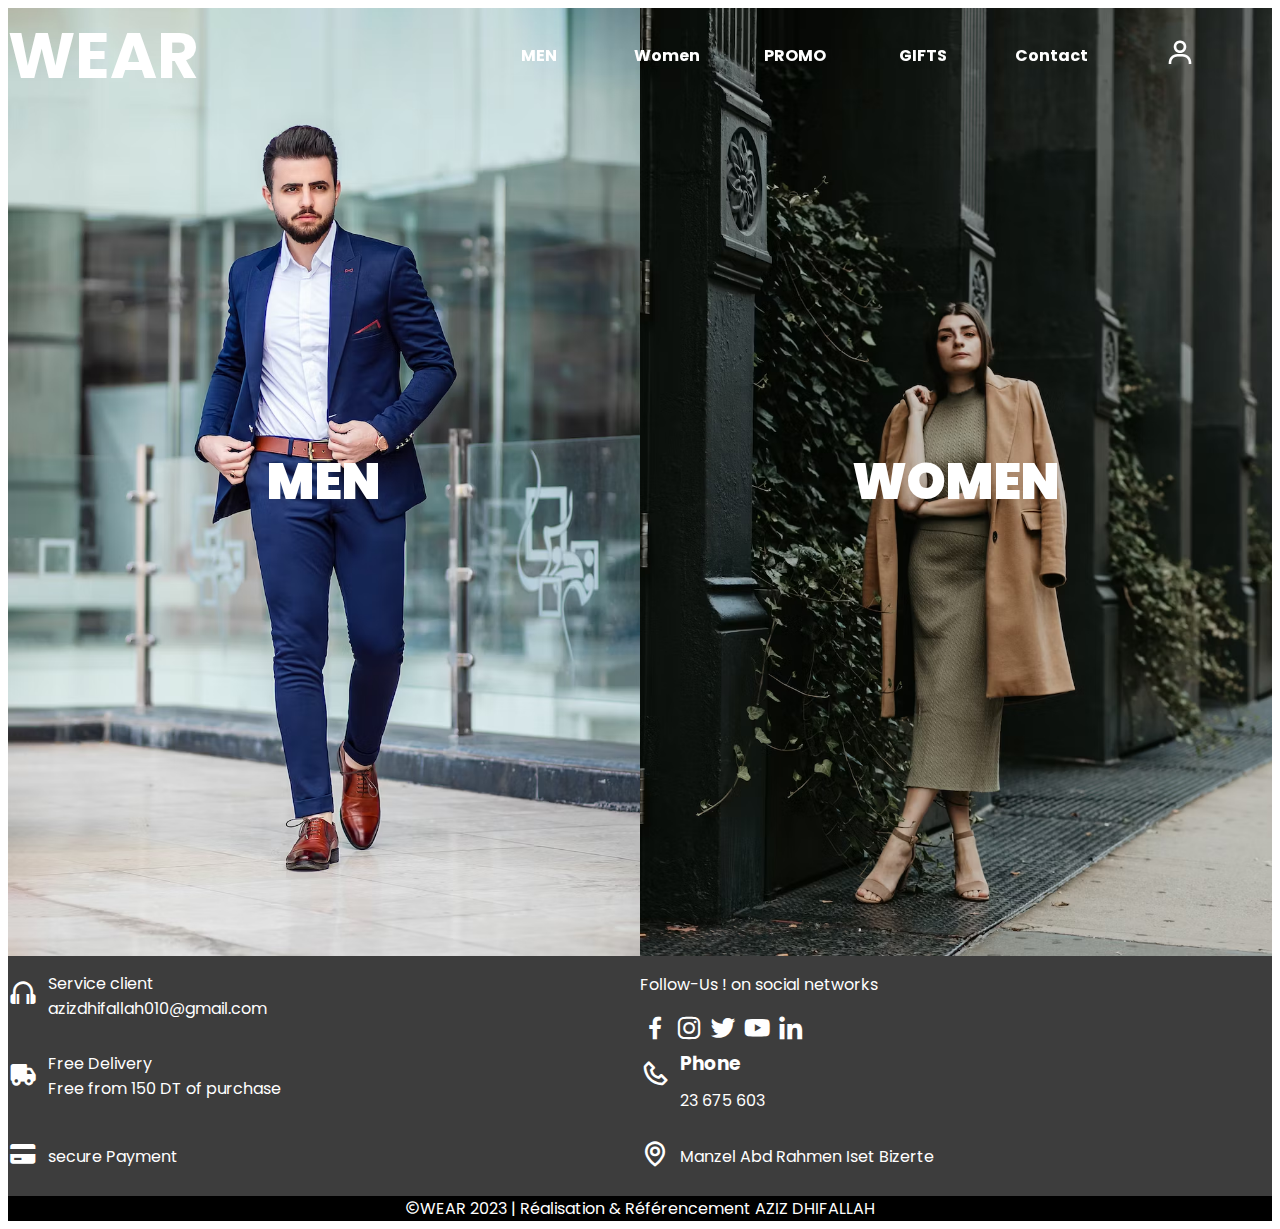
<file: index.html>
<!DOCTYPE html>
<html lang="en">
<head>
    <meta charset="UTF-8">
    <meta name="viewport" content="width=device-width, initial-scale=1.0">
    <title>WEAR_home</title>
    <link rel="stylesheet" href="index.css">
    <link rel="preconnect" href="https://fonts.googleapis.com">
    <link rel="preconnect" href="https://fonts.gstatic.com" crossorigin>
    <link href="https://fonts.googleapis.com/css2?family=Montserrat:wght@600&family=Poppins:wght@300;400;500;700&family=Roboto:wght@100;400;500;700&display=swap" rel="stylesheet">
    <link href='https://unpkg.com/boxicons@2.1.4/css/boxicons.min.css' rel='stylesheet'>


</head>
<body>
    <header>
        <nav>
            <div class="website-name">
                <a href="index.html">WEAR</a>
            </div>
            <div class="nav-links">

                <div class="dropdown">
                    <a href="Men/Men.html">MEN</a>
                    <div class="dropdown-content">
                        <a href="Men/Men-Pants.html">Pants</a>
                        <a href="Men/Men_t-shirt.html">T-shirt</a>
                        <a href="Men/Men_Shoes.html">Shoes</a>
                        <a href="Men/Men-Shirt.html">Shirt</a>
                        <a href="Men/Men-Shorts.html">Shorts</a>
                        <a href="Men/Men-Suit.html">Suit</a>
                    </div>
                </div>
                <div class="dropdown">
                    <a href="Women/Women.html">Women</a>
                    <div class="dropdown-content">
                        <a href="Women/women_pants.html">Pants</a>
                        <a href="Women/women_T-shirt.html">T-shirt</a>
                        <a href="Women/women_shoes.html">Shoes</a>
                        <a href="/Women/women-dresses.html">Dresses</a>
                        <a href="/Women/women-shorts.html">Shorts</a>
                        <a href="/Women/women-skirts.html">Skirts</a>
                    </div>
                </div>
                
                <a href="promo.html">PROMO</a>
                <a href="gifts.html">GIFTS</a>
                <a href="contact.html">Contact</a>
                <a href="log-in.html"><i  class="bx bx-user"></i></a>
            </div>
        </nav>
    </header>
    <article>
        <div class="men-div">
            <img src="images/photo-1617137968427-85924c800a22.avif" alt="">
            <a href="Men/Men.html">MEN</a>
        </div>
        <div class="women-div">
            <img src="images/photo-1618244972963-dbee1a7edc95.avif" alt="">
            <a href="Women/Women.html">WOMEN</a>
        </div>
    </article>
    <footer>
        <div class="foot-item1">
            <div class="foot-div1">
                <div class="foot-div1-items">
                    <div>
                        <i class='bx bx-headphone' style='color:white;'  ></i>
                    </div>
                    <div>
                        <a href="">Service client</a>
                        <a href="mailto:azizdhifallah010@gmail.com">azizdhifallah010@gmail.com</a>
                    </div>
                </div>
                <div class="foot-div1-items">
                    <div>
                        <i class='bx bxs-truck' style='color: white;'  ></i>
                    </div>
                    <div>
                        <a href="">Free Delivery</a>
                        <br>
                        <a href="">Free from 150 DT of purchase</a>
                    </div>
                </div>
                <div class="foot-div1-items">
                    <div>
                        <i class='bx bxs-credit-card' style='color: white;' ></i>
                    </div>
                    <div>
                        <a href="">secure Payment</a>
                    </div>
                </div>
            </div>

            <div class="foot-div2">
                <div class="foot-div2-items-SM" >
                    <div>
                        <p style="color: white;">Follow-Us ! on social networks</p>
                    </div>
                    <div>
                        <i class='bx bxl-facebook' style='color: white;' ></i>
                        <i class='bx bxl-instagram' style='color: white;' ></i>
                        <i class='bx bxl-twitter' style='color: white;' ></i>
                        <i class='bx bxl-youtube' style='color: white;' ></i>
                        <i class='bx bxl-linkedin' style='color: white;' ></i>
                    </div>
                </div>
                <div class="foot-div2-items">
                    <div>
                        <i class='bx bx-phone' style='color: white;'  ></i>
                    </div>
                    <div>
                        <h3 style="font-family: Poppins;color: white; margin: 10px 0;">Phone</h3>
                        <p style="color: white; margin: 0%;">23 675 603</p>
                    </div>
                </div>       
                <div class="foot-div2-items">
                    <div>
                        <i class='bx bx-map' style='color: white;' ></i>
                    </div>
                    <div>
                        <p  style="color: white;">Manzel Abd Rahmen Iset Bizerte</p>
                    </div>
                </div>     
            </div>
        <div>

       
    </footer>
    <div class="copyright">
        <div >
            <p style="color: white; margin: 0%;"><i style="font-size:15px;" class='bx bx-copyright' style='color: white' ></i>WEAR 2023 | Réalisation & Référencement AZIZ DHIFALLAH</p>
        </div>
    </div>
    
</body>
</html>
</file>
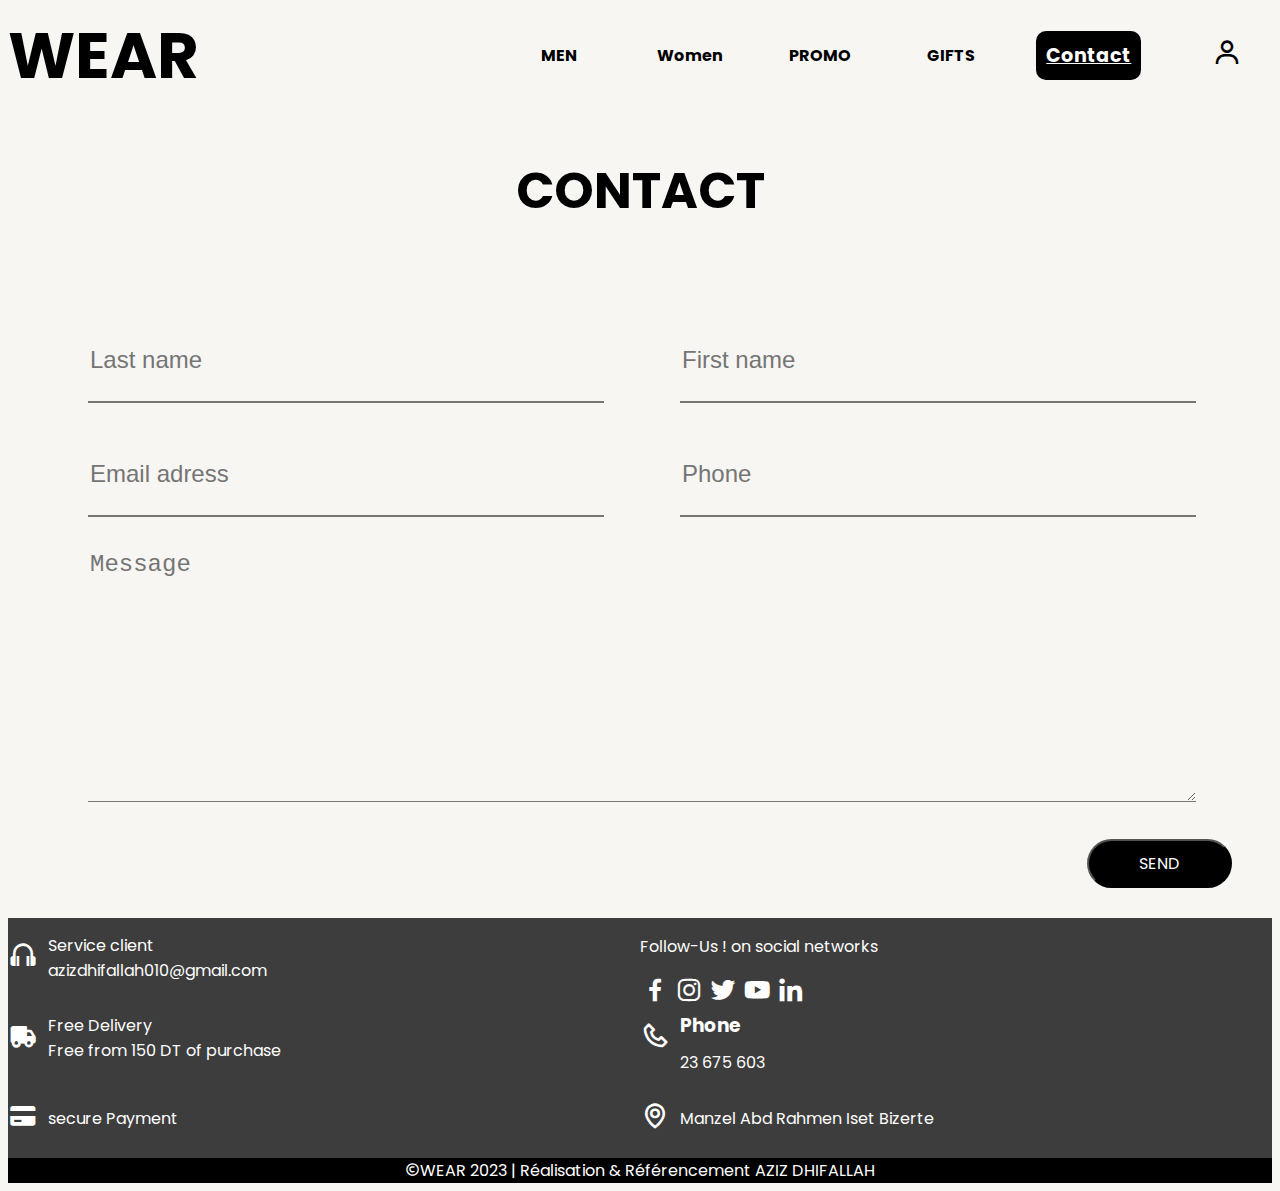
<file: contact.html>
<!DOCTYPE html>
<html lang="en">
<head>
    <meta charset="UTF-8">
    <meta name="viewport" content="width=device-width, initial-scale=1.0">
    <title>Contact</title>
    <link rel="stylesheet" href="contact.css">
    <link rel="preconnect" href="https://fonts.googleapis.com">
    <link rel="preconnect" href="https://fonts.gstatic.com" crossorigin>
    <link href="https://fonts.googleapis.com/css2?family=Montserrat:wght@600&family=Poppins:wght@300;400;500;700&family=Roboto:wght@100;400;500;700&display=swap" rel="stylesheet">
    <link href='https://unpkg.com/boxicons@2.1.4/css/boxicons.min.css' rel='stylesheet'>


</head>
<body>
    <header>
        <nav>
            <a class="website-name" href="/index.html">WEAR</a>
            <div class="nav-links">

                <div class="dropdown">
                    <a href="Men/Men.html">MEN</a>
                    <div class="dropdown-content">
                        <a href="Men/Men-Pants.html">Pants</a>
                        <a href="Men/Men_t-shirt.html">T-shirt</a>
                        <a href="Men/Men_Shoes.html">Shoes</a>
                        <a href="Men/Men-Shirt.html">Shirt</a>
                        <a href="Men/Men-Shorts.html">Shorts</a>
                        <a href="Men/Men-Suit.html">Suit</a>
                    </div>
                </div>
                <div class="dropdown">
                    <a href="Women/Women.html">Women</a>
                    <div class="dropdown-content">
                        <a href="Women/women_pants.html">Pants</a>
                        <a href="Women/women_T-shirt.html">T-shirt</a>
                        <a href="Women/women_shoes.html">Shoes</a>
                        <a href="/Women/women-dresses.html">Dresses</a>
                        <a href="/Women/women-shorts.html">Shorts</a>
                        <a href="/Women/women-skirts.html">Skirts</a>
                    </div>
                </div>
                
                <a href="promo.html">PROMO</a>
                <a href="gifts.html">GIFTS</a>
                <a class="contact-link" href="contact.html">Contact</a>
                <a href="log-in.html"><i class='bx bx-user'></i></a>
            </div>
        </nav>
    </header>

    <article>
        <div class="header">
            <h1>CONTACT</h1>
        </div>
        <div class="formulaire">
            <form action="">
                <div class="item1">
                    <div>
                        <input type="text" placeholder="Last name">
                    </div>
                    <div>
                        <input type="text" placeholder="First name">
                    </div>
                    <div>
                        <input type="email" placeholder="Email adress">
                    </div>
                    <div>
                        <input type="tel" placeholder="Phone" >
                    </div>
                </div>
                <div class="item2">
                    <textarea type="text" placeholder="Message"></textarea>
                </div>
            </form>
            <button data-hover=">>">SEND</button>
        </div>
    </article>
<footer>
        <div class="foot-item1">
            <div class="foot-div1">
                <div class="foot-div1-items">
                    <div>
                        <i class='bx bx-headphone' style='color:white;'  ></i>
                    </div>
                    <div>
                        <a href="">Service client</a>
                        <a href="mailto:azizdhifallah010@gmail.com">azizdhifallah010@gmail.com</a>
                    </div>
                </div>
                <div class="foot-div1-items">
                    <div>
                        <i class='bx bxs-truck' style='color: white;'  ></i>
                    </div>
                    <div>
                        <a href="">Free Delivery</a>
                        <br>
                        <a href="">Free from 150 DT of purchase</a>
                    </div>
                </div>
                <div class="foot-div1-items">
                    <div>
                        <i class='bx bxs-credit-card' style='color: white;' ></i>
                    </div>
                    <div>
                        <a href="">secure Payment</a>
                    </div>
                </div>
            </div>

            <div class="foot-div2">
                <div class="foot-div2-items-SM" >
                    <div>
                        <p style="color: white;">Follow-Us ! on social networks</p>
                    </div>
                    <div>
                        <i class='bx bxl-facebook' style='color: white;' ></i>
                        <i class='bx bxl-instagram' style='color: white;' ></i>
                        <i class='bx bxl-twitter' style='color: white;' ></i>
                        <i class='bx bxl-youtube' style='color: white;' ></i>
                        <i class='bx bxl-linkedin' style='color: white;' ></i>
                    </div>
                </div>
                <div class="foot-div2-items">
                    <div>
                        <i class='bx bx-phone' style='color: white;'  ></i>
                    </div>
                    <div>
                        <h3 style="font-family: Poppins;color: white; margin: 10px 0;">Phone</h3>
                        <p style="color: white; margin: 0%;">23 675 603</p>
                    </div>
                </div>       
                <div class="foot-div2-items">
                    <div>
                        <i class='bx bx-map' style='color: white;' ></i>
                    </div>
                    <div>
                        <p  style="color: white;">Manzel Abd Rahmen Iset Bizerte</p>
                    </div>
                </div>     
            </div>
        <div>

       
    </footer>
    <div class="copyright">
        <div >
            <p style="color: white; margin: 0%;"><i style="font-size: 15px;" class='bx bx-copyright' style='color: white' ></i>WEAR 2023 | Réalisation & Référencement AZIZ DHIFALLAH</p>
        </div>
    </div>

    
</body>
</html>
</file>
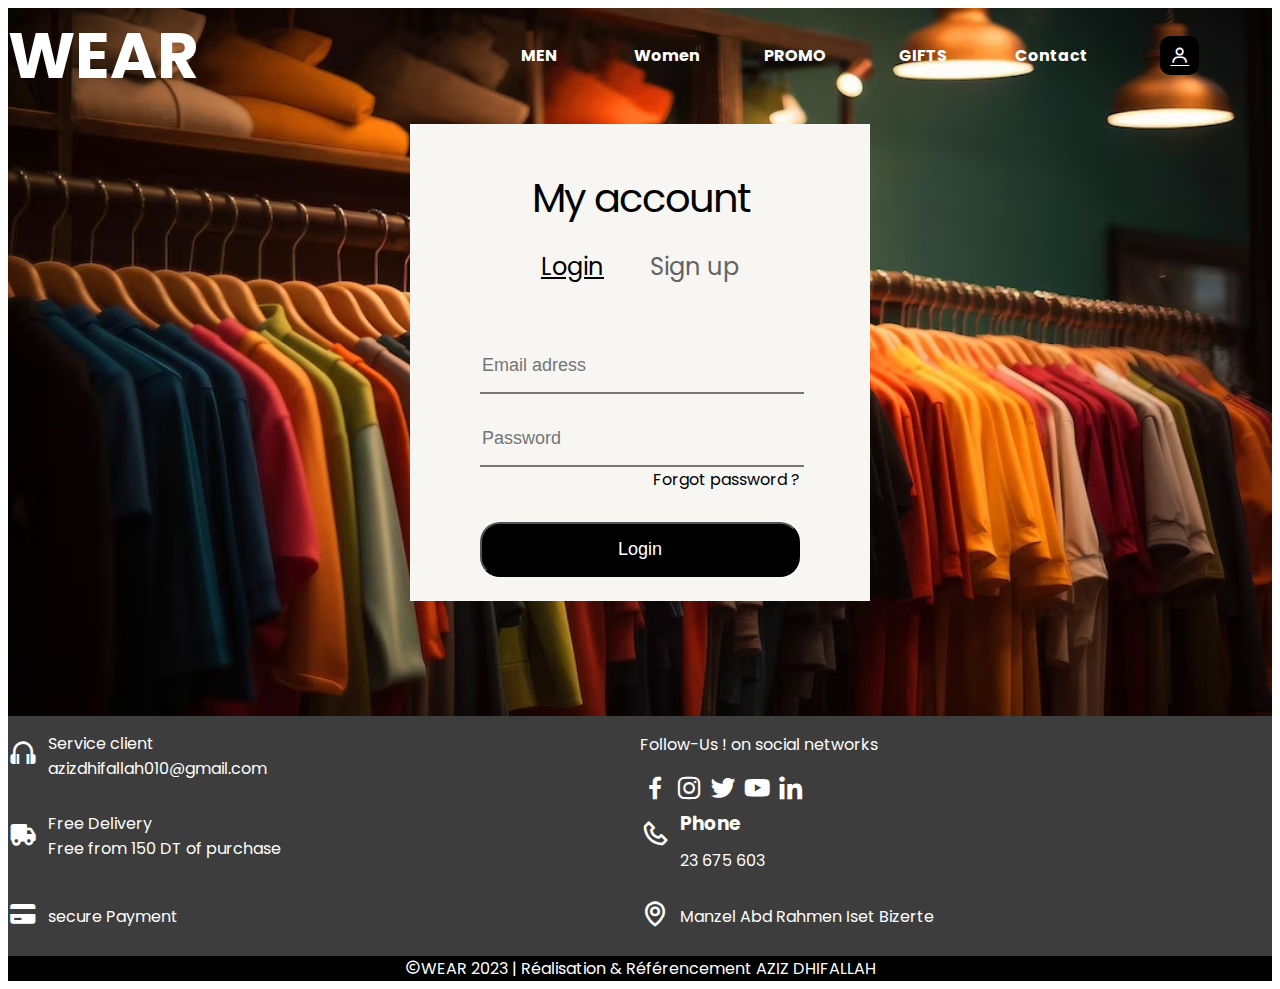
<file: log-in.html>
<!DOCTYPE html>
<html lang="en">
<head>
    <meta charset="UTF-8">
    <meta name="viewport" content="width=device-width, initial-scale=1.0">
    <title>log-in</title>
    <link rel="stylesheet" href="log-in.css">
    <link rel="preconnect" href="https://fonts.googleapis.com">
    <link rel="preconnect" href="https://fonts.gstatic.com" crossorigin>
    <link href="https://fonts.googleapis.com/css2?family=Montserrat:wght@600&family=Poppins:wght@300;400;500;700&family=Roboto:wght@100;400;500;700&display=swap" rel="stylesheet">
    <link href='https://unpkg.com/boxicons@2.1.4/css/boxicons.min.css' rel='stylesheet'>


</head>
<body>
    <header>
        <nav>
            <a class="website-name" href="/index.html">WEAR</a>
            <div class="nav-links">

                <div class="dropdown">
                    <a href="Men/Men.html">MEN</a>
                    <div class="dropdown-content">
                        
                    </div>
                </div>
                <div class="dropdown">
                    <a href="Women/Women.html">Women</a>
                    <div class="dropdown-content">
                        
                    </div>
                </div>
                
                <a href="promo.html">PROMO</a>
                <a href="gifts.html">GIFTS</a>
                <a href="contact.html">Contact</a>
                <a href="log-in.html"><i style="font-size: 30px;background-color: black;color: white; padding: 10px; font-size: 120%;border-radius: 10px; text-decoration: underline;" class='bx bx-user'></i></a>
            </div>
        </nav>
    </header>
    <article>
        <img src="images/log-in-img.avif" alt="">
        <div class="log-in">
            <h1>My account</h1>
            <nav>
                <a href="log-in.html" style="text-decoration: underline;">Login</a>
                <a href="sign-up.html" style="color: rgb(98, 98, 98);">Sign up</a>
            </nav>
            <form action="">
                <input type="email" placeholder="Email adress">
                <input type="password" placeholder="Password">
                <a href="">Forgot password ?</a>
                <button>Login</button>
            </form>   
        </div>
    </article>
    <footer>
        <div class="foot-item1">
            <div class="foot-div1">
                <div class="foot-div1-items">
                    <div>
                        <i class='bx bx-headphone' style='color:white;font-size: 30px;'  ></i>
                    </div>
                    <div>
                        <a href="">Service client</a>
                        <a href="mailto:azizdhifallah010@gmail.com">azizdhifallah010@gmail.com</a>
                    </div>
                </div>
                <div class="foot-div1-items">
                    <div>
                        <i class='bx bxs-truck' style='color: white;font-size: 30px;'  ></i>
                    </div>
                    <div>
                        <a href="">Free Delivery</a>
                        <br>
                        <a href="">Free from 150 DT of purchase</a>
                    </div>
                </div>
                <div class="foot-div1-items">
                    <div>
                        <i class='bx bxs-credit-card' style='color: white;font-size: 30px;' ></i>
                    </div>
                    <div>
                        <a href="">secure Payment</a>
                    </div>
                </div>
            </div>

            <div class="foot-div2">
                <div class="foot-div2-items-SM" >
                    <div>
                        <p style="color: white;">Follow-Us ! on social networks</p>
                    </div>
                    <div>
                        <i class='bx bxl-facebook' style='color: white;font-size: 30px;' ></i>
                        <i class='bx bxl-instagram' style='color: white;font-size: 30px;' ></i>
                        <i class='bx bxl-twitter' style='color: white;font-size: 30px;' ></i>
                        <i class='bx bxl-youtube' style='color: white;font-size: 30px;' ></i>
                        <i class='bx bxl-linkedin' style='color: white;font-size: 30px;' ></i>
                    </div>
                </div>
                <div class="foot-div2-items">
                    <div>
                        <i class='bx bx-phone' style='color: white;font-size: 30px;'  ></i>
                    </div>
                    <div>
                        <h3 style="font-family: Poppins;color: white; margin: 10px 0;">Phone</h3>
                        <p style="color: white; margin: 0%;">23 675 603</p>
                    </div>
                </div>       
                <div class="foot-div2-items">
                    <div>
                        <i class='bx bx-map' style='color: white;font-size: 30px;' ></i>
                    </div>
                    <div>
                        <p  style="color: white;">Manzel Abd Rahmen Iset Bizerte</p>
                    </div>
                </div>     
            </div>
        <div>
    </footer>
    <div class="copyright">
        <div >
            <p style="color: white; margin: 0%;"><i class='bx bx-copyright' style='color: white' ></i>WEAR 2023 | Réalisation & Référencement AZIZ DHIFALLAH</p>
        </div>
    </div>
</body>
</html>
</file>
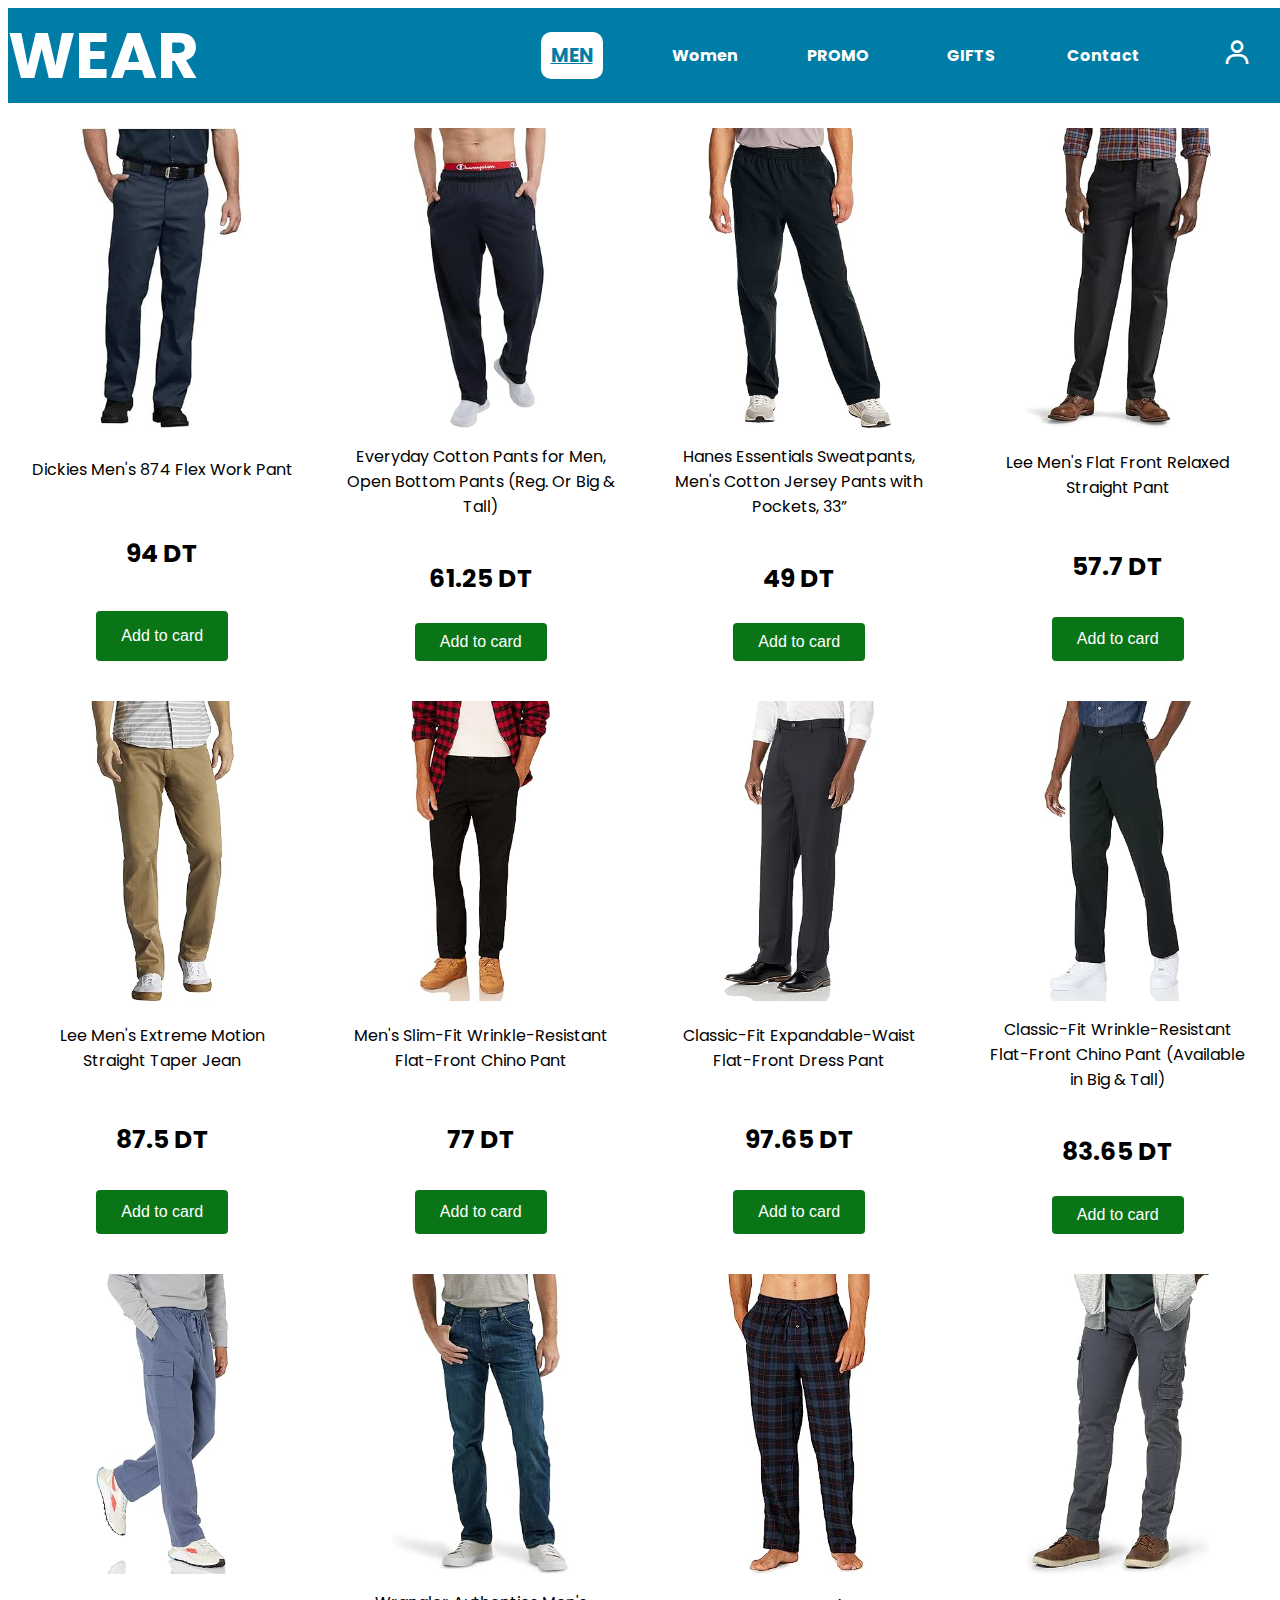
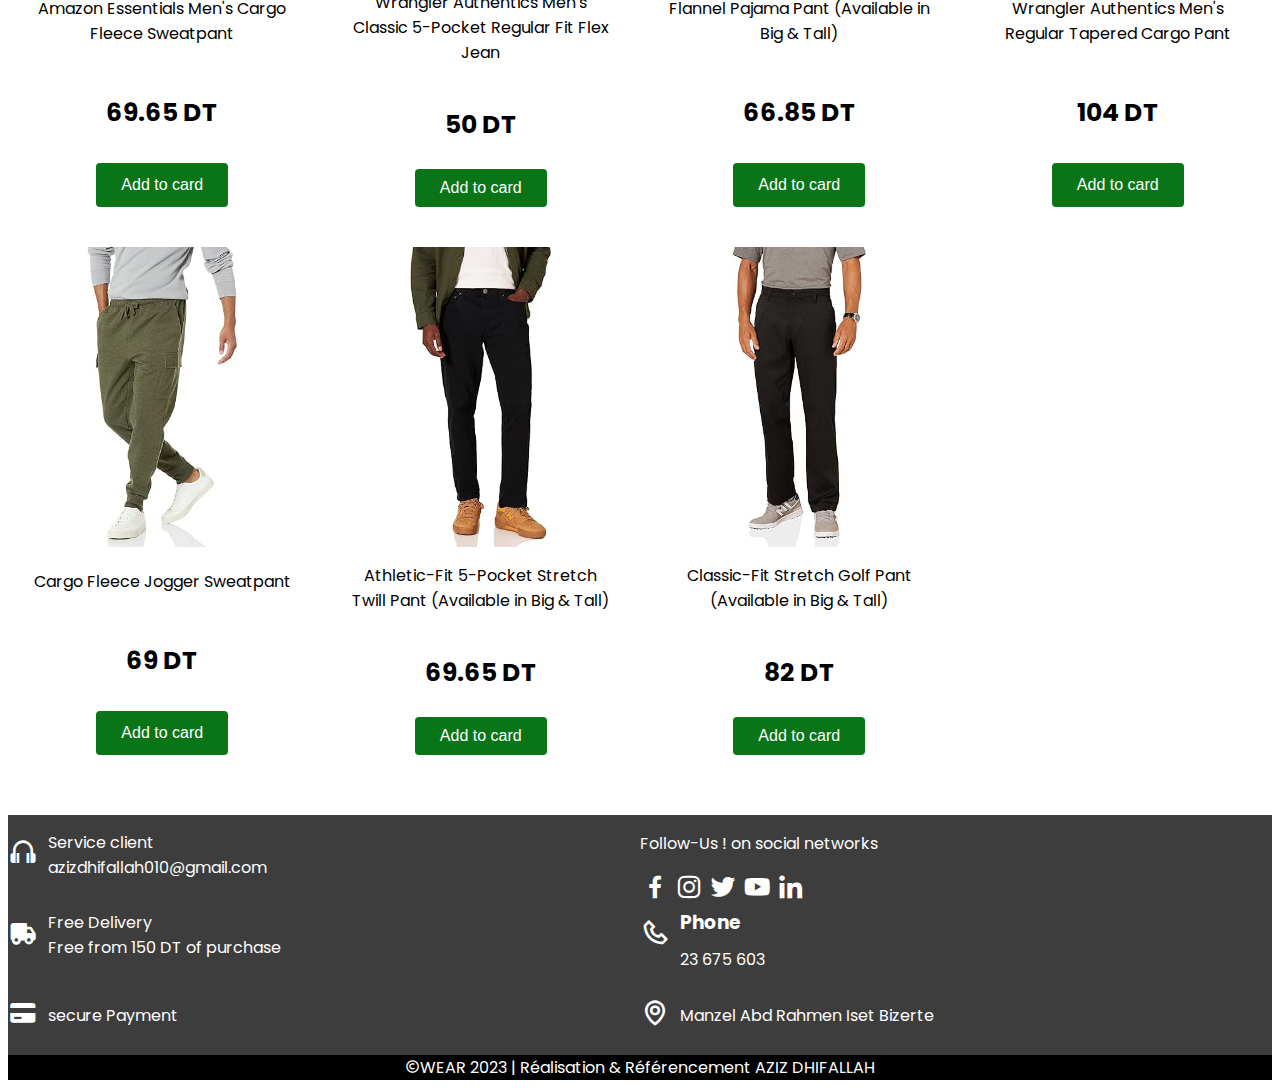
<file: Men-Pants.html>
<!DOCTYPE html>
<html lang="en">
<head>
    <meta charset="UTF-8">
    <meta name="viewport" content="width=device-width, initial-scale=1.0">
    <title>Men-Pants</title>
    <link rel="stylesheet" href="Men.css">
    <link rel="preconnect" href="https://fonts.googleapis.com">
    <link rel="preconnect" href="https://fonts.gstatic.com" crossorigin>
    <link href="https://fonts.googleapis.com/css2?family=Montserrat:wght@600&family=Poppins:wght@300;400;500;700&family=Roboto:wght@100;400;500;700&display=swap" rel="stylesheet">
    <link href='https://unpkg.com/boxicons@2.1.4/css/boxicons.min.css' rel='stylesheet'>
</head>
<body>
    <header>
        <nav>
            <a class="website-name" href="/index.html">WEAR</a>
            <div class="nav-links">

                <div class="dropdown">
                    <a  style="background-color: white;color: rgb(0, 125, 166); padding: 10px; font-size: 120%;border-radius: 10px; text-decoration: underline;" href="/Men/Men.html">MEN</a>
                    <div class="dropdown-content">
                        <a href="Men-Pants.html" style="font-size: 120%;background-color: #ddd;padding: 10px;border-radius: 10px;color: rgb(0, 125, 166);text-decoration: underline;">Pants</a>
                        <a href="Men_t-shirt.html">T-shirt</a>
                        <a href="Men_Shoes.html">Shoes</a>
                        <a href="Men-Shirt.html">Shirt</a>
                        <a href="Men-Shorts.html">Shorts</a>
                        <a href="Men-Suit.html">Suit</a>
                    </div>
                </div>
                <div class="dropdown">
                    <a href="/Women/Women.html">Women</a>
                    <div class="dropdown-content">
                        <a href="/Women/women_pants.html">Pants</a>
                        <a href="/Women/women_T-shirt.html">T-shirt</a>
                        <a href="/Women/women_shoes.html">Shoes</a>
                        <a href="/Women/women-dresses.html">Dresses</a>
                        <a href="/Women/women-shorts.html">Shorts</a>
                        <a href="/Women/women-skirts.html">Skirts</a>
                    </div>
                </div>
                
                <a href="/promo.html">PROMO</a>
                <a href="/gifts.html">GIFTS</a>
                <a href="/contact.html">Contact</a>
                <a href="/log-in.html"><i class='bx bx-user'></i></a>
            </div>
        </nav>
    </header>

    <article class="container">
        <div class="items2">
            <img src="images/4167Qht8giS._AC_UL480_QL65_.jpg" alt="">
            <p>Dickies Men's 874 Flex Work Pant</p>
            <p class="price">94 DT</p>
            <button data-hover=">>">Add to card</button>
        </div>
        <div class="items2">
            <img src="images/418WsZ7x-ML._AC_UL480_QL65_.jpg" alt="">
            <p>Everyday Cotton Pants for Men, Open Bottom Pants (Reg. Or Big & Tall)</p>
            <p class="price">61.25 DT</p>
            <button data-hover=">>">Add to card</button>
        </div>
        <div class="items2">
            <img src="images/611Eh3lFg1L._AC_UL480_QL65_.jpg" alt="">
            <p>Hanes Essentials Sweatpants, Men's Cotton Jersey Pants with Pockets, 33”</p>
            <p class="price">49 DT</p>
            <button data-hover=">>">Add to card</button>
        </div>
        <div class="items2">
            <img src="images/61T7Qi2UpML._AC_UL480_QL65_.jpg" alt="">
            <p>Lee Men's Flat Front Relaxed Straight Pant</p>
            <p class="price">57.7 DT</p>
            <button data-hover=">>">Add to card</button>
        </div>
        <div class="items2">
            <img src="images/715vC+ezhdS._AC_UL480_QL65_.jpg" alt="">
            <p>Lee Men's Extreme Motion Straight Taper Jean</p>
            <p class="price">87.5 DT</p>
            <button data-hover=">>">Add to card</button>
        </div>
        <div class="items2">
            <img src="images/716feVZ-vkL._AC_UL480_QL65_.jpg" alt="">
            <p> Men's Slim-Fit Wrinkle-Resistant Flat-Front Chino Pant</p>
            <p class="price">77 DT</p>
            <button data-hover=">>">Add to card</button>
        </div>
        <div class="items2">
            <img src="images/716i69qTtuL._AC_UL480_QL65_.jpg" alt="">
            <p>Classic-Fit Expandable-Waist Flat-Front Dress Pant</p>
            <p class="price">97.65 DT</p>
            <button data-hover=">>">Add to card</button>
        </div>
        <div class="items2">
            <img src="images/71AJrqjkxoL._AC_UL480_QL65_.jpg" alt="">
            <p>Classic-Fit Wrinkle-Resistant Flat-Front Chino Pant (Available in Big & Tall)</p>
            <p class="price"> 83.65 DT</p>
            <button data-hover=">>">Add to card</button>
        </div>
        <div class="items2">
            <img src="images/71BAyc9xQ2L._AC_UL480_QL65_.jpg" alt="">
            <p>Amazon Essentials Men's Cargo Fleece Sweatpant</p>
            <p class="price">69.65 DT</p>
            <button data-hover=">>">Add to card</button>
        </div>
        <div class="items2">
            <img src="images/71lqr18zk4L._AC_UL480_QL65_.jpg" alt="">
            <p>Wrangler Authentics Men's Classic 5-Pocket Regular Fit Flex Jean</p>
            <p class="price">50 DT</p>
            <button data-hover=">>">Add to card</button>
        </div>
        <div class="items2">
            <img src="images/81y8u1QFmhL._AC_UL480_QL65_.jpg" alt="">
            <p>Flannel Pajama Pant (Available in Big & Tall)</p>
            <p class="price">66.85 DT</p>
            <button data-hover=">>">Add to card</button>
        </div>
        <div class="items2">
            <img src="images/71jtT9S7GHL._AC_UL480_QL65_.jpg" alt="">
            <p>Wrangler Authentics Men's Regular Tapered Cargo Pant</p>
            <p class="price">104 DT</p>
            <button data-hover=">>">Add to card</button>
        </div>
        <div class="items2">
            <img src="images/81wXJqiQL1L._AC_UL480_QL65_.jpg" alt="">
            <p>Cargo Fleece Jogger Sweatpant</p>
            <p class="price">69 DT</p>
            <button data-hover=">>">Add to card</button>
        </div>
        <div class="items2">
            <img src="images/71ejV1bMsqL._AC_UL480_QL65_.jpg" alt="">
            <p>Athletic-Fit 5-Pocket Stretch Twill Pant (Available in Big & Tall)</p>
            <p class="price">69.65 DT</p>
            <button data-hover=">>">Add to card</button>
        </div>
        <div class="items2">
            <img src="images/815CoAxruqL._AC_UL480_QL65_.jpg" alt="">
            <p>Classic-Fit Stretch Golf Pant (Available in Big & Tall)</p>
            <p class="price">82 DT</p>
            <button data-hover=">>">Add to card</button>
        </div>
    </article>

    <footer>
        <div class="foot-item1">
            <div class="foot-div1">
                <div class="foot-div1-items">
                    <div>
                        <i class='bx bx-headphone' style='color:white;'  ></i>
                    </div>
                    <div>
                        <a href="">Service client</a>
                        <a href="mailto:azizdhifallah010@gmail.com">azizdhifallah010@gmail.com</a>
                    </div>
                </div>
                <div class="foot-div1-items">
                    <div>
                        <i class='bx bxs-truck' style='color: white;'  ></i>
                    </div>
                    <div>
                        <a href="">Free Delivery</a>
                        <br>
                        <a href="">Free from 150 DT of purchase</a>
                    </div>
                </div>
                <div class="foot-div1-items">
                    <div>
                        <i class='bx bxs-credit-card' style='color: white;' ></i>
                    </div>
                    <div>
                        <a href="">secure Payment</a>
                    </div>
                </div>
            </div>

            <div class="foot-div2">
                <div class="foot-div2-items-SM" >
                    <div>
                        <p style="color: white;">Follow-Us ! on social networks</p>
                    </div>
                    <div>
                        <i class='bx bxl-facebook' style='color: white;' ></i>
                        <i class='bx bxl-instagram' style='color: white;' ></i>
                        <i class='bx bxl-twitter' style='color: white;' ></i>
                        <i class='bx bxl-youtube' style='color: white;' ></i>
                        <i class='bx bxl-linkedin' style='color: white;' ></i>
                    </div>
                </div>
                <div class="foot-div2-items">
                    <div>
                        <i class='bx bx-phone' style='color: white;'  ></i>
                    </div>
                    <div>
                        <h3 style="font-family: Poppins;color: white; margin: 10px 0;">Phone</h3>
                        <p style="color: white; margin: 0%;">23 675 603</p>
                    </div>
                </div>       
                <div class="foot-div2-items">
                    <div>
                        <i class='bx bx-map' style='color: white;' ></i>
                    </div>
                    <div>
                        <p  style="color: white;">Manzel Abd Rahmen Iset Bizerte</p>
                    </div>
                </div>     
            </div>
        <div>

       
    </footer>
    <div class="copyright">
        <div >
            <p style="color: white; margin: 0%;"><i style="font-size: 15px;" class='bx bx-copyright' style='color: white' ></i>WEAR 2023 | Réalisation & Référencement AZIZ DHIFALLAH</p>
        </div>
    </div>
</body>
</html>
</file>
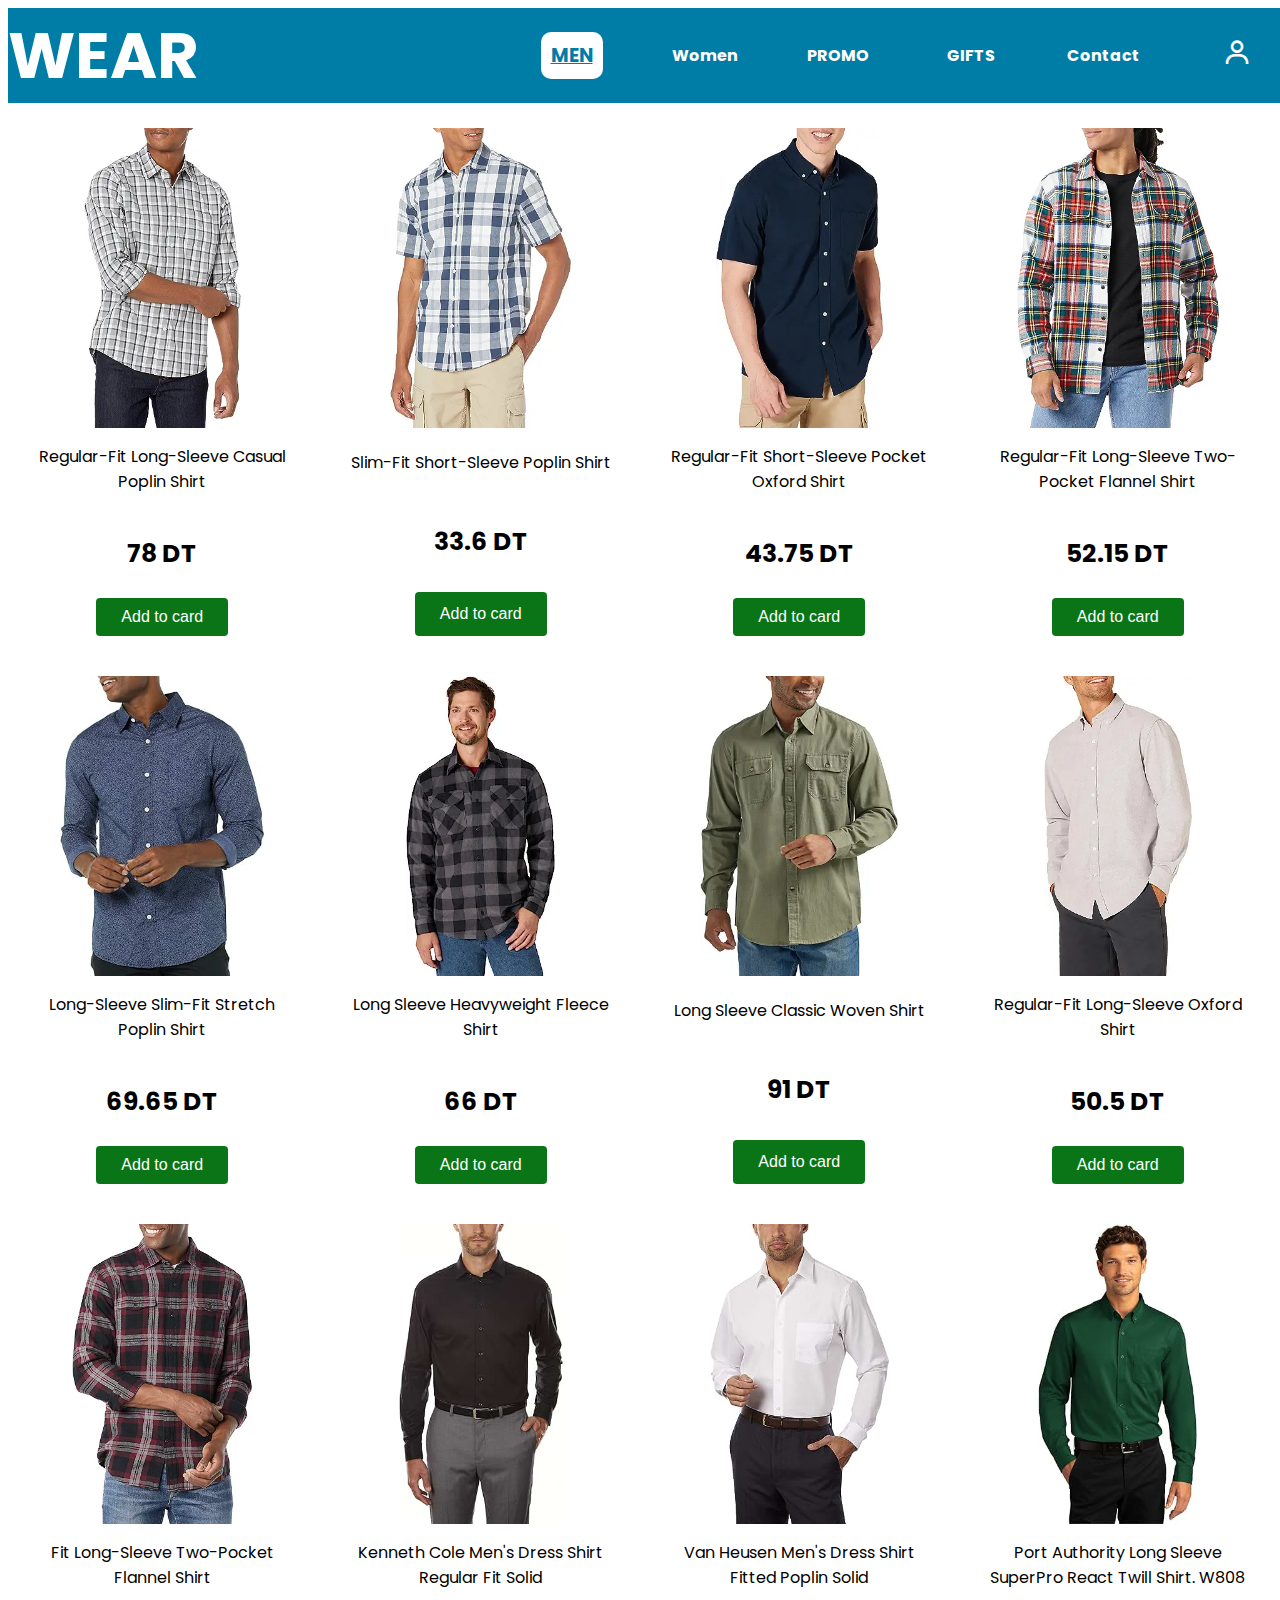
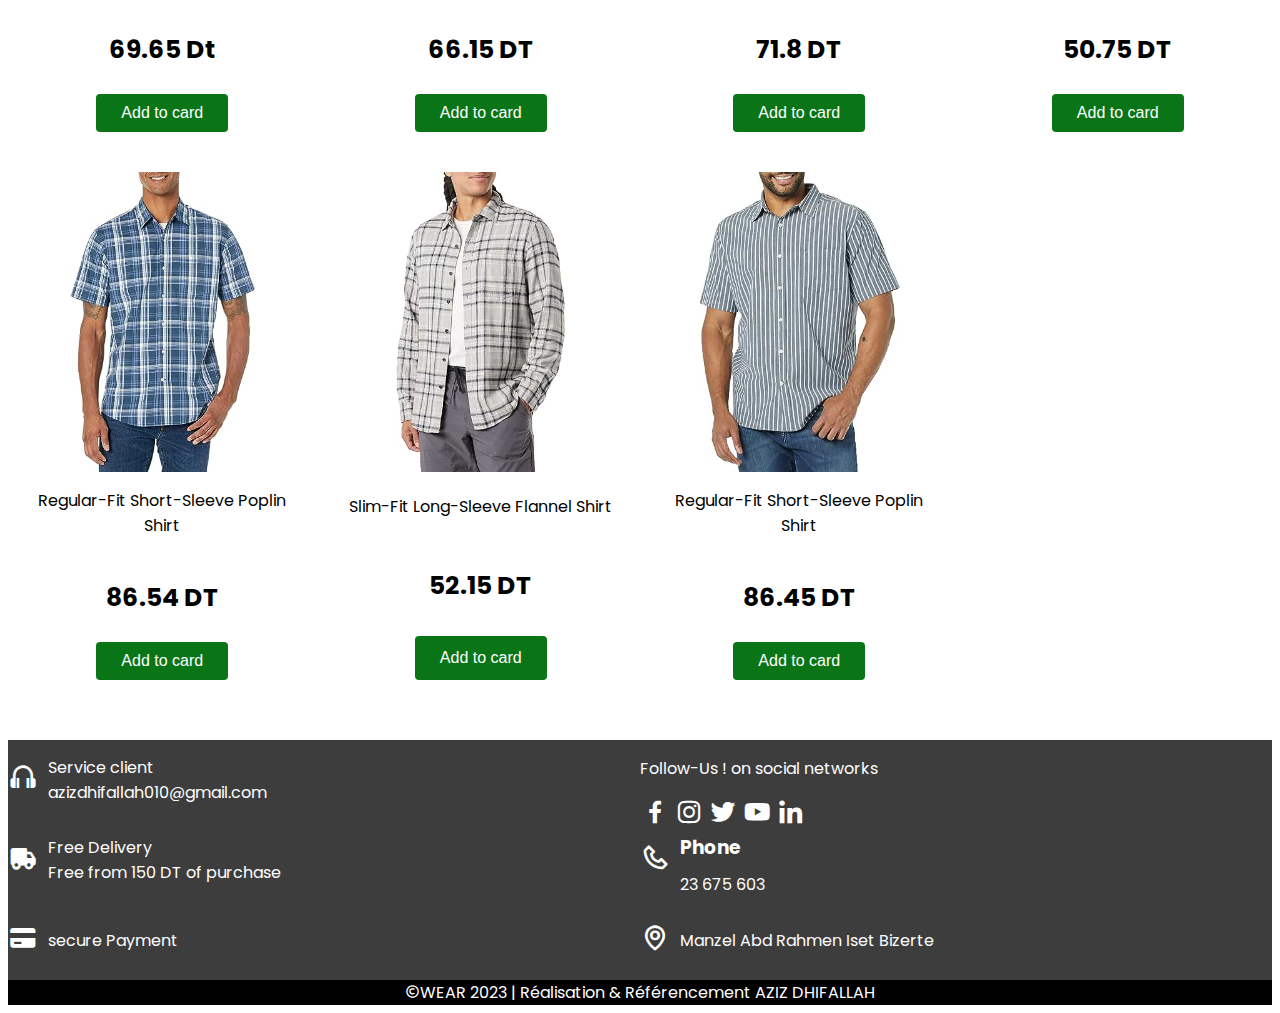
<file: Men-Shirt.html>
<!DOCTYPE html>
<html lang="en">
<head>
    <meta charset="UTF-8">
    <meta name="viewport" content="width=device-width, initial-scale=1.0">
    <title>Men-Shirt</title>
    <link rel="stylesheet" href="Men.css">
    <link rel="preconnect" href="https://fonts.googleapis.com">
    <link rel="preconnect" href="https://fonts.gstatic.com" crossorigin>
    <link href="https://fonts.googleapis.com/css2?family=Montserrat:wght@600&family=Poppins:wght@300;400;500;700&family=Roboto:wght@100;400;500;700&display=swap" rel="stylesheet">
    <link href='https://unpkg.com/boxicons@2.1.4/css/boxicons.min.css' rel='stylesheet'>
</head>
<body>
    <header>
        <nav>
            <a class="website-name" href="/index.html">WEAR</a>
            <div class="nav-links">

                <div class="dropdown">
                    <a  style="background-color: white;color: rgb(0, 125, 166); padding: 10px; font-size: 120%;border-radius: 10px; text-decoration: underline;" href="/Men/Men.html">MEN</a>
                    <div class="dropdown-content">
                        <a href="Men-Pants.html">Pants</a>
                        <a href="Men_t-shirt.html">T-shirt</a>
                        <a href="Men_Shoes.html">Shoes</a>
                        <a href="Men-Shirt.html" style="font-size: 120%;background-color: #ddd;padding: 10px;border-radius: 10px;color: rgb(0, 125, 166);text-decoration: underline;">Shirt</a>
                        <a href="Men-Shorts.html">Shorts</a>
                        <a href="Men_Shoes.html">Suit</a>
                    </div>
                </div>
                <div class="dropdown">
                    <a href="/Women/Women.html">Women</a>
                    <div class="dropdown-content">
                        <a href="/Women/women_pants.html">Pants</a>
                        <a href="/Women/women_T-shirt.html">T-shirt</a>
                        <a href="/Women/women_shoes.html">Shoes</a>
                        <a href="/Women/women-dresses.html">Dresses</a>
                        <a href="/Women/women-shorts.html">Shorts</a>
                        <a href="/Women/women-skirts.html">Skirts</a>
                    </div>
                </div>
                
                <a href="/promo.html">PROMO</a>
                <a href="/gifts.html">GIFTS</a>
                <a href="/contact.html">Contact</a>
                <a href="/log-in.html"><i class='bx bx-user'></i></a>
            </div>
        </nav>
    </header>

    <article class="container">
        <div class="items2">
            <img src="images/shirt1.webp" alt="">
            <p>Regular-Fit Long-Sleeve Casual Poplin Shirt</p>
            <p class="price">78 DT</p>
            <button data-hover=">>">Add to card</button>
        </div>
        <div class="items2">
            <img src="images/shirt2.webp" alt="">
            <p>Slim-Fit Short-Sleeve Poplin Shirt</p>
            <p class="price">33.6 DT</p>
            <button data-hover=">>">Add to card</button>
        </div>
        <div class="items2">
            <img src="images/shirt3.webp" alt="">
            <p>Regular-Fit Short-Sleeve Pocket Oxford Shirt</p>
            <p class="price">43.75 DT</p>
            <button data-hover=">>">Add to card</button>
        </div>
        <div class="items2">
            <img src="images/shirt4.webp" alt="">
            <p>Regular-Fit Long-Sleeve Two-Pocket Flannel Shirt</p>
            <p class="price">52.15 DT</p>
            <button data-hover=">>">Add to card</button>
        </div>
        <div class="items2">
            <img src="images/shirt5.jpg" alt="">
            <p>Long-Sleeve Slim-Fit Stretch Poplin Shirt</p>
            <p class="price">69.65 DT</p>
            <button data-hover=">>">Add to card</button>
        </div>
        <div class="items2">
            <img src="images/shirt6.webp" alt="">
            <p>Long Sleeve Heavyweight Fleece Shirt</p>
            <p class="price">66 DT</p>
            <button data-hover=">>">Add to card</button>
        </div>
        <div class="items2">
            <img src="images/shirt7.webp" alt="">
            <p>Long Sleeve Classic Woven Shirt</p>
            <p class="price">91 DT</p>
            <button data-hover=">>">Add to card</button>
        </div>
        <div class="items2">
            <img src="images/shirt8.webp" alt="">
            <p>Regular-Fit Long-Sleeve Oxford Shirt</p>
            <p class="price">50.5 DT</p>
            <button data-hover=">>">Add to card</button>
        </div>
        <div class="items2">
            <img src="images/shirt9.webp" alt="">
            <p>Fit Long-Sleeve Two-Pocket Flannel Shirt</p>
            <p class="price">69.65 Dt</p>
            <button data-hover=">>">Add to card</button>
        </div>
        <div class="items2">
            <img src="images/shirt10.jpg" alt="">
            <p>Kenneth Cole Men's Dress Shirt Regular Fit Solid</p>
            <p class="price">66.15 DT</p>
            <button data-hover=">>">Add to card</button>
        </div>
        <div class="items2">
            <img src="images/shirt11.jpg" alt="">
            <p>Van Heusen Men's Dress Shirt Fitted Poplin Solid</p>
            <p class="price">71.8 DT</p>
            <button data-hover=">>">Add to card</button>
        </div>
        <div class="items2">
            <img src="images/shirt12.jpg" alt="">
            <p>Port Authority Long Sleeve SuperPro React Twill Shirt. W808</p>
            <p class="price">50.75 DT</p>
            <button data-hover=">>">Add to card</button>
        </div>
        <div class="items2">
            <img src="images/shirt13.jpg" alt="">
            <p>Regular-Fit Short-Sleeve Poplin Shirt</p>
            <p class="price">86.54 DT</p>
            <button data-hover=">>">Add to card</button>
        </div>
        <div class="items2">
            <img src="images/shirt14.jpg" alt="">
            <p>Slim-Fit Long-Sleeve Flannel Shirt</p>
            <p class="price">52.15 DT</p>
            <button data-hover=">>">Add to card</button>
        </div>
        <div class="items2">
            <img src="images/shirt15.jpg" alt="">
            <p>Regular-Fit Short-Sleeve Poplin Shirt</p>
            <p class="price">86.45 DT</p>
            <button data-hover=">>">Add to card</button>
        </div>

    </article>

    <footer>
        <div class="foot-item1">
            <div class="foot-div1">
                <div class="foot-div1-items">
                    <div>
                        <i class='bx bx-headphone' style='color:white;'  ></i>
                    </div>
                    <div>
                        <a href="">Service client</a>
                        <a href="mailto:azizdhifallah010@gmail.com">azizdhifallah010@gmail.com</a>
                    </div>
                </div>
                <div class="foot-div1-items">
                    <div>
                        <i class='bx bxs-truck' style='color: white;'  ></i>
                    </div>
                    <div>
                        <a href="">Free Delivery</a>
                        <br>
                        <a href="">Free from 150 DT of purchase</a>
                    </div>
                </div>
                <div class="foot-div1-items">
                    <div>
                        <i class='bx bxs-credit-card' style='color: white;' ></i>
                    </div>
                    <div>
                        <a href="">secure Payment</a>
                    </div>
                </div>
            </div>

            <div class="foot-div2">
                <div class="foot-div2-items-SM" >
                    <div>
                        <p style="color: white;">Follow-Us ! on social networks</p>
                    </div>
                    <div>
                        <i class='bx bxl-facebook' style='color: white;' ></i>
                        <i class='bx bxl-instagram' style='color: white;' ></i>
                        <i class='bx bxl-twitter' style='color: white;' ></i>
                        <i class='bx bxl-youtube' style='color: white;' ></i>
                        <i class='bx bxl-linkedin' style='color: white;' ></i>
                    </div>
                </div>
                <div class="foot-div2-items">
                    <div>
                        <i class='bx bx-phone' style='color: white;'  ></i>
                    </div>
                    <div>
                        <h3 style="font-family: Poppins;color: white; margin: 10px 0;">Phone</h3>
                        <p style="color: white; margin: 0%;">23 675 603</p>
                    </div>
                </div>       
                <div class="foot-div2-items">
                    <div>
                        <i class='bx bx-map' style='color: white;' ></i>
                    </div>
                    <div>
                        <p  style="color: white;">Manzel Abd Rahmen Iset Bizerte</p>
                    </div>
                </div>     
            </div>
        <div>

       
    </footer>
    <div class="copyright">
        <div >
            <p style="color: white; margin: 0%;"><i style="font-size: 15px;" class='bx bx-copyright' style='color: white' ></i>WEAR 2023 | Réalisation & Référencement AZIZ DHIFALLAH</p>
        </div>
    </div>
</body>
</html>
</file>
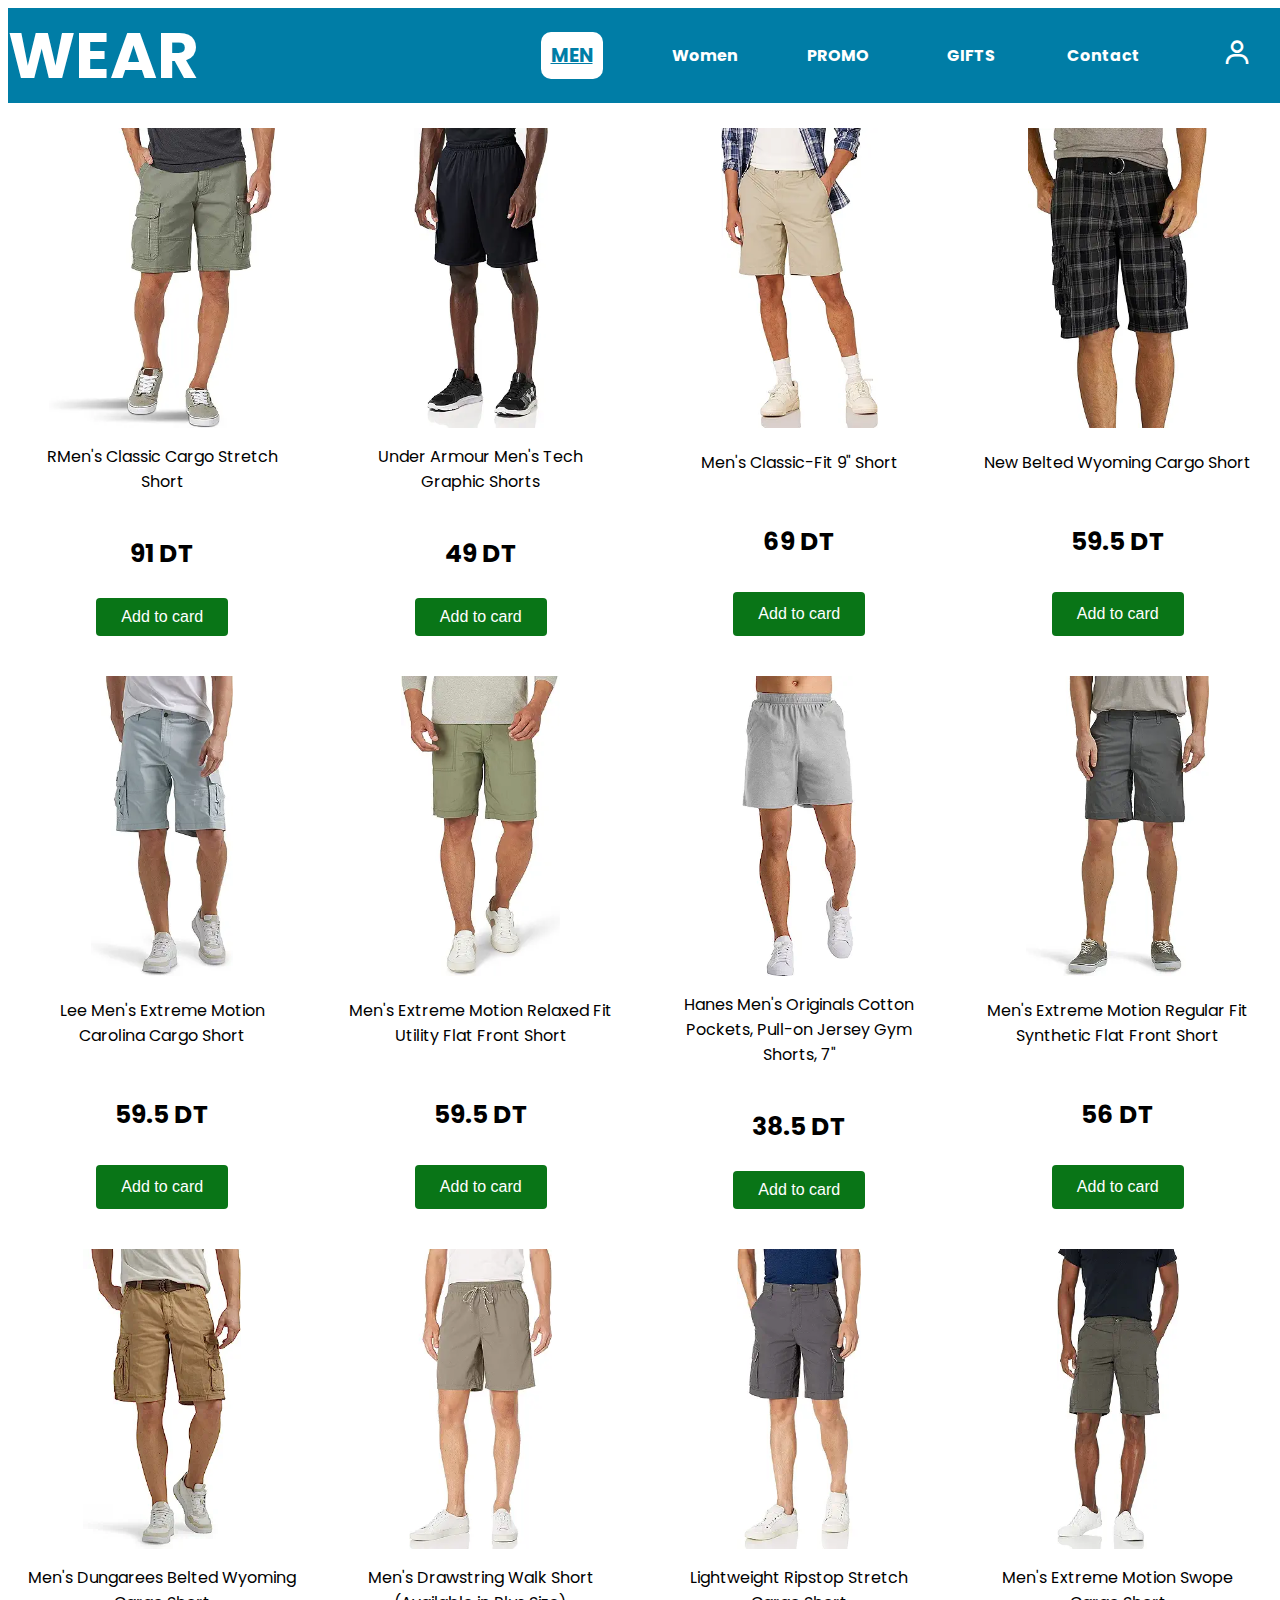
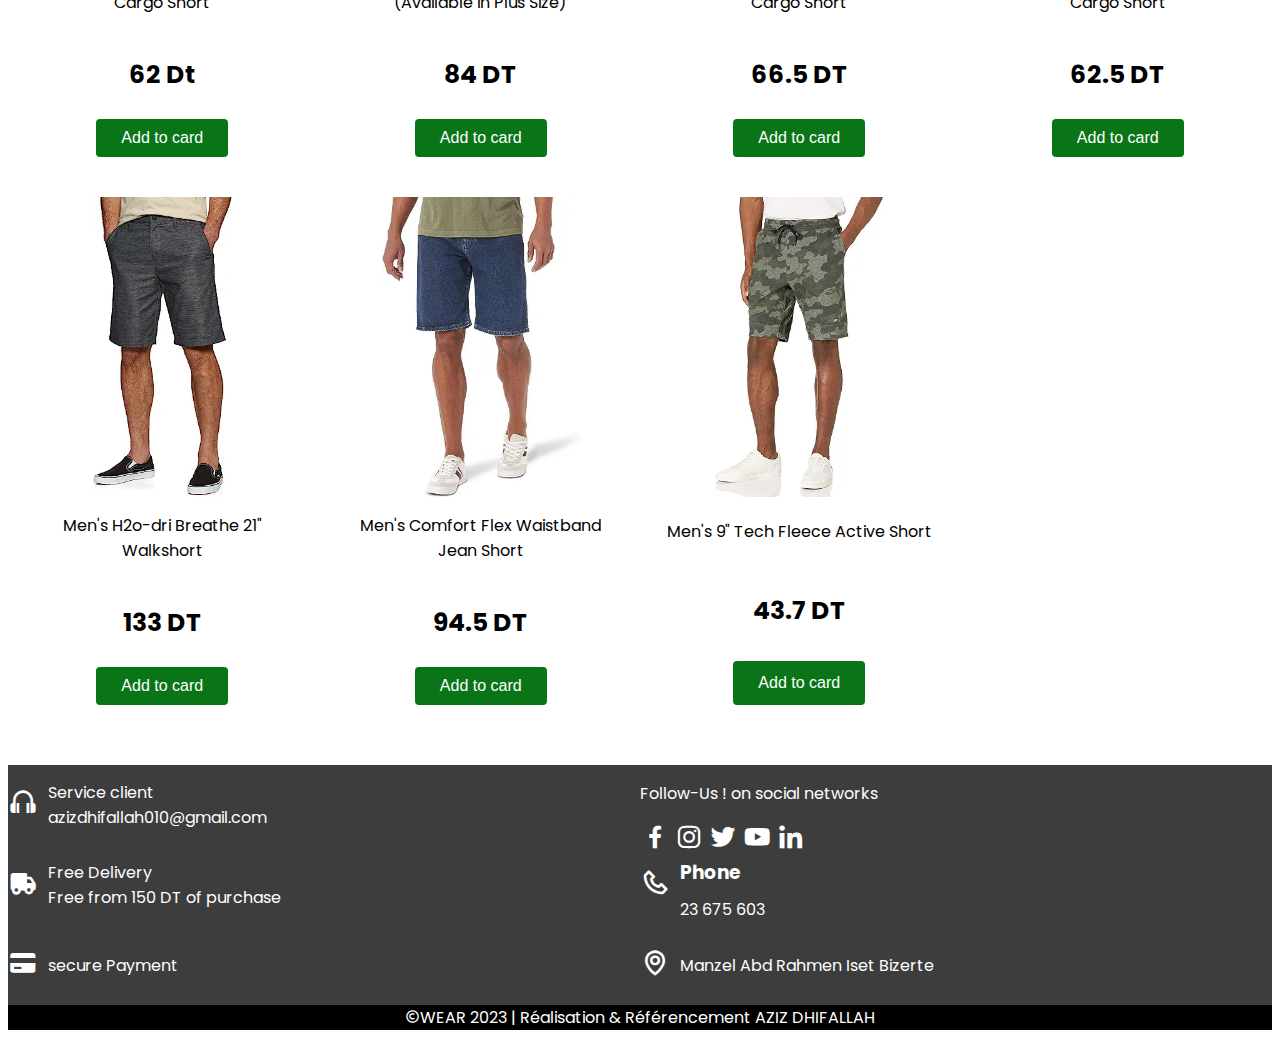
<file: Men-Shorts.html>
<!DOCTYPE html>
<html lang="en">
<head>
    <meta charset="UTF-8">
    <meta name="viewport" content="width=device-width, initial-scale=1.0">
    <title>Men-Shorts</title>
    <link rel="stylesheet" href="Men.css">
    <link rel="preconnect" href="https://fonts.googleapis.com">
    <link rel="preconnect" href="https://fonts.gstatic.com" crossorigin>
    <link href="https://fonts.googleapis.com/css2?family=Montserrat:wght@600&family=Poppins:wght@300;400;500;700&family=Roboto:wght@100;400;500;700&display=swap" rel="stylesheet">
    <link href='https://unpkg.com/boxicons@2.1.4/css/boxicons.min.css' rel='stylesheet'>
</head>
<body>
    <header>
        <nav>
            <a class="website-name" href="/index.html">WEAR</a>
            <div class="nav-links">

                <div class="dropdown">
                    <a  style="background-color: white;color: rgb(0, 125, 166); padding: 10px; font-size: 120%;border-radius: 10px; text-decoration: underline;" href="/Men/Men.html">MEN</a>
                    <div class="dropdown-content">
                        <a href="Men-Pants.html">Pants</a>
                        <a href="Men_t-shirt.html">T-shirt</a>
                        <a href="Men_Shoes.html">Shoes</a>
                        <a href="Men-Shirt.html">Shirt</a>
                        <a href="Men-Shorts.html" style="font-size: 120%;background-color: #ddd;padding: 10px;border-radius: 10px;color: rgb(0, 125, 166);text-decoration: underline;">Shorts</a>
                        <a href="Men-Suit.html">Suit</a>
                    </div>
                </div>
                <div class="dropdown">
                    <a href="/Women/Women.html">Women</a>
                    <div class="dropdown-content">
                        <a href="/Women/women_pants.html">Pants</a>
                        <a href="/Women/women_T-shirt.html">T-shirt</a>
                        <a href="/Women/women_shoes.html">Shoes</a>
                        <a href="/Women/women-dresses.html">Dresses</a>
                        <a href="/Women/women-shorts.html">Shorts</a>
                        <a href="/Women/women-skirts.html">Skirts</a>
                    </div>
                </div>
                
                <a href="/promo.html">PROMO</a>
                <a href="/gifts.html">GIFTS</a>
                <a href="/contact.html">Contact</a>
                <a href="/log-in.html"><i class='bx bx-user'></i></a>
            </div>
        </nav>
    </header>

    <article class="container">
        <div class="items2">
            <img src="images/short1.webp" alt="">
            <p>RMen's Classic Cargo Stretch Short</p>
            <p class="price">91 DT</p>
            <button data-hover=">>">Add to card</button>
        </div>
        <div class="items2">
            <img src="images/short2.webp" alt="">
            <p>Under Armour Men's Tech Graphic Shorts</p>
            <p class="price">49 DT</p>
            <button data-hover=">>">Add to card</button>
        </div>
        <div class="items2">
            <img src="images/short3.webp" alt="">
            <p>Men's Classic-Fit 9" Short</p>
            <p class="price">69 DT</p>
            <button data-hover=">>">Add to card</button>
        </div>
        <div class="items2">
            <img src="images/short4.jpg" alt="">
            <p>New Belted Wyoming Cargo Short</p>
            <p class="price">59.5 DT</p>
            <button data-hover=">>">Add to card</button>
        </div>
        <div class="items2">
            <img src="images/short5.jpg" alt="">
            <p>Lee Men's Extreme Motion Carolina Cargo Short</p>
            <p class="price">59.5 DT</p>
            <button data-hover=">>">Add to card</button>
        </div>
        <div class="items2">
            <img src="images/short6.webp" alt="">
            <p>Men's Extreme Motion Relaxed Fit Utility Flat Front Short</p>
            <p class="price">59.5 DT</p>
            <button data-hover=">>">Add to card</button>
        </div>
        <div class="items2">
            <img src="images/short7.webp" alt="">
            <p>Hanes Men's Originals Cotton Pockets, Pull-on Jersey Gym Shorts, 7"</p>
            <p class="price">38.5 DT</p>
            <button data-hover=">>">Add to card</button>
        </div>
        <div class="items2">
            <img src="images/short8.webp" alt="">
            <p>Men's Extreme Motion Regular Fit Synthetic Flat Front Short</p>
            <p class="price">56 DT</p>
            <button data-hover=">>">Add to card</button>
        </div>
        <div class="items2">
            <img src="images/short9.webp" alt="">
            <p>Men's Dungarees Belted Wyoming Cargo Short</p>
            <p class="price">62 Dt</p>
            <button data-hover=">>">Add to card</button>
        </div>
        <div class="items2">
            <img src="images/short10.webp" alt="">
            <p>Men's Drawstring Walk Short (Available in Plus Size)</p>
            <p class="price">84 DT</p>
            <button data-hover=">>">Add to card</button>
        </div>
        <div class="items2">
            <img src="images/short11.jpg" alt="">
            <p>Lightweight Ripstop Stretch Cargo Short</p>
            <p class="price">66.5 DT</p>
            <button data-hover=">>">Add to card</button>
        </div>
        <div class="items2">
            <img src="images/short12.webp" alt="">
            <p>Men's Extreme Motion Swope Cargo Short</p>
            <p class="price">62.5 DT</p>
            <button data-hover=">>">Add to card</button>
        </div>
        <div class="items2">
            <img src="images/short13.webp" alt="">
            <p>Men's H2o-dri Breathe 21" Walkshort</p>
            <p class="price">133 DT</p>
            <button data-hover=">>">Add to card</button>
        </div>
        <div class="items2">
            <img src="images/short14.webp" alt="">
            <p>Men's Comfort Flex Waistband Jean Short</p>
            <p class="price">94.5 DT</p>
            <button data-hover=">>">Add to card</button>
        </div>
        <div class="items2">
            <img src="images/short15.webp" alt="">
            <p>Men's 9" Tech Fleece Active Short</p>
            <p class="price">43.7 DT</p>
            <button data-hover=">>">Add to card</button>
        </div>

    </article>

    <footer>
        <div class="foot-item1">
            <div class="foot-div1">
                <div class="foot-div1-items">
                    <div>
                        <i class='bx bx-headphone' style='color:white;'  ></i>
                    </div>
                    <div>
                        <a href="">Service client</a>
                        <a href="mailto:azizdhifallah010@gmail.com">azizdhifallah010@gmail.com</a>
                    </div>
                </div>
                <div class="foot-div1-items">
                    <div>
                        <i class='bx bxs-truck' style='color: white;'  ></i>
                    </div>
                    <div>
                        <a href="">Free Delivery</a>
                        <br>
                        <a href="">Free from 150 DT of purchase</a>
                    </div>
                </div>
                <div class="foot-div1-items">
                    <div>
                        <i class='bx bxs-credit-card' style='color: white;' ></i>
                    </div>
                    <div>
                        <a href="">secure Payment</a>
                    </div>
                </div>
            </div>

            <div class="foot-div2">
                <div class="foot-div2-items-SM" >
                    <div>
                        <p style="color: white;">Follow-Us ! on social networks</p>
                    </div>
                    <div>
                        <i class='bx bxl-facebook' style='color: white;' ></i>
                        <i class='bx bxl-instagram' style='color: white;' ></i>
                        <i class='bx bxl-twitter' style='color: white;' ></i>
                        <i class='bx bxl-youtube' style='color: white;' ></i>
                        <i class='bx bxl-linkedin' style='color: white;' ></i>
                    </div>
                </div>
                <div class="foot-div2-items">
                    <div>
                        <i class='bx bx-phone' style='color: white;'  ></i>
                    </div>
                    <div>
                        <h3 style="font-family: Poppins;color: white; margin: 10px 0;">Phone</h3>
                        <p style="color: white; margin: 0%;">23 675 603</p>
                    </div>
                </div>       
                <div class="foot-div2-items">
                    <div>
                        <i class='bx bx-map' style='color: white;' ></i>
                    </div>
                    <div>
                        <p  style="color: white;">Manzel Abd Rahmen Iset Bizerte</p>
                    </div>
                </div>     
            </div>
        <div>

       
    </footer>
    <div class="copyright">
        <div >
            <p style="color: white; margin: 0%;"><i style="font-size: 15px;" class='bx bx-copyright' style='color: white' ></i>WEAR 2023 | Réalisation & Référencement AZIZ DHIFALLAH</p>
        </div>
    </div>
</body>
</html>
</file>
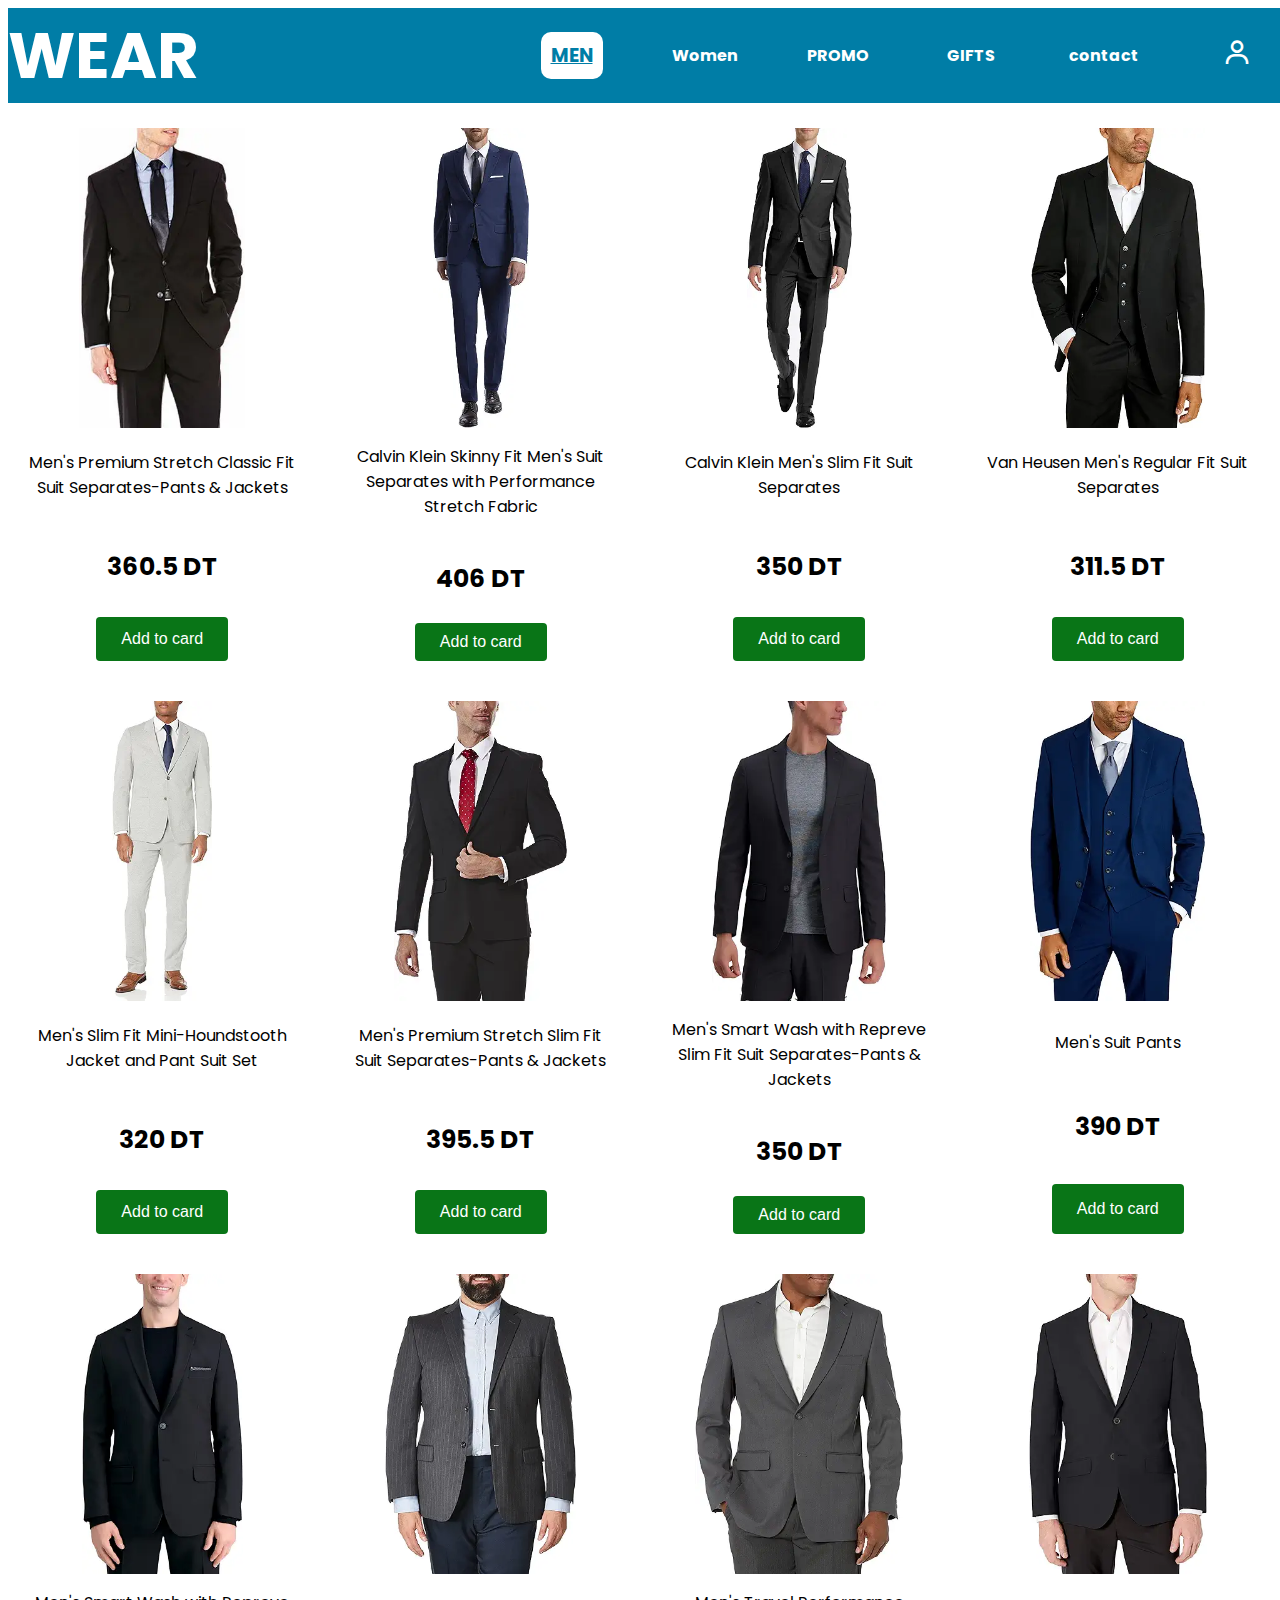
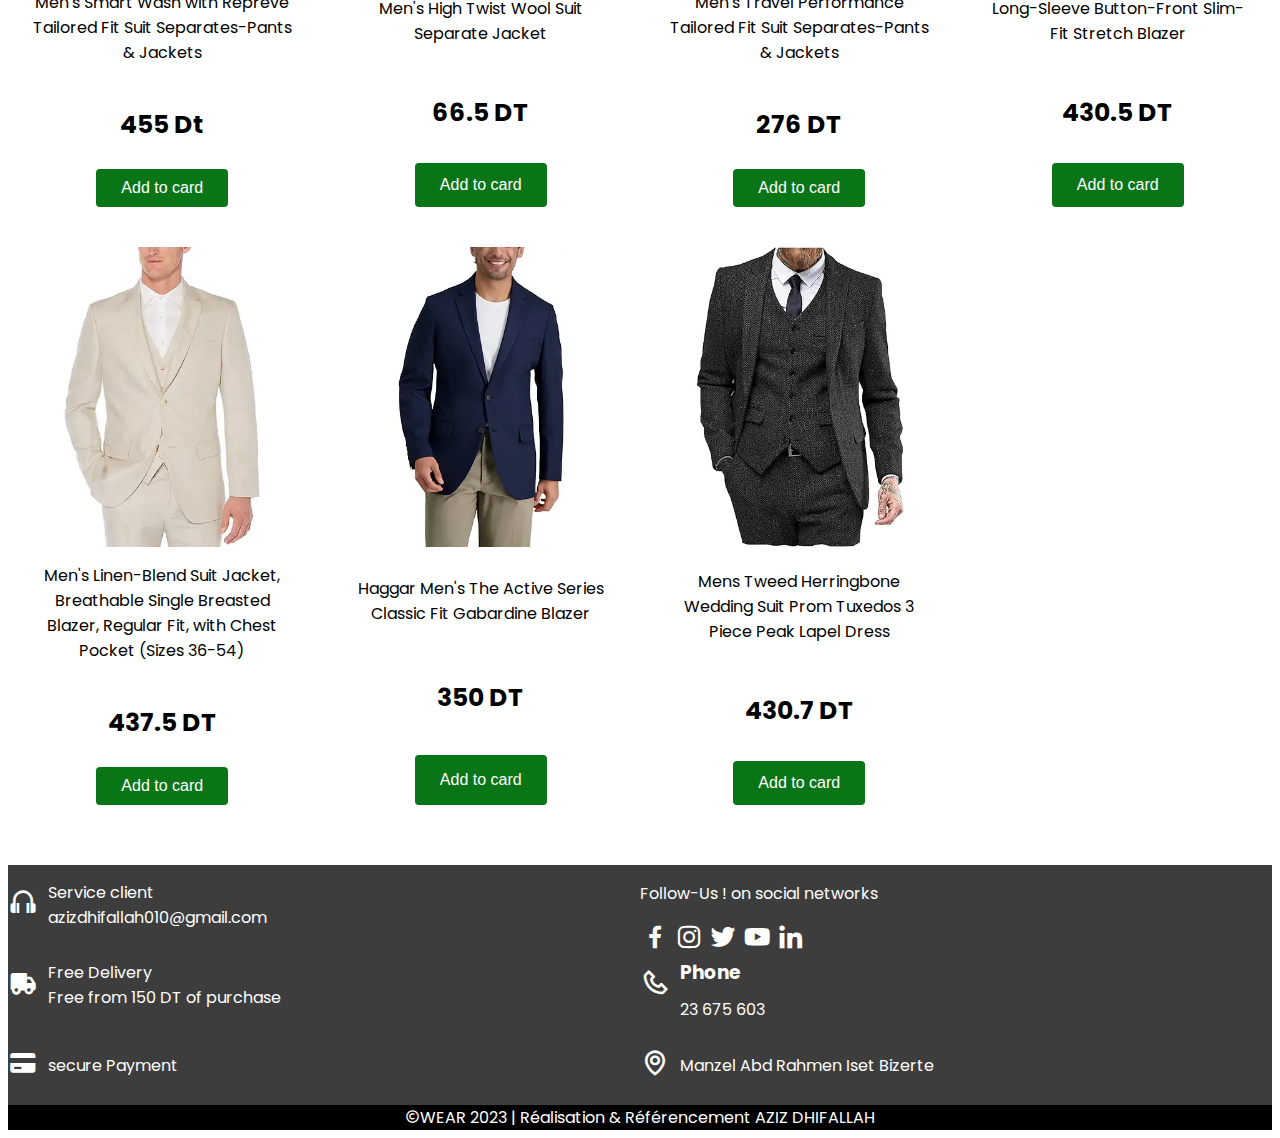
<file: Men-Suit.html>
<!DOCTYPE html>
<html lang="en">
<head>
    <meta charset="UTF-8">
    <meta name="viewport" content="width=device-width, initial-scale=1.0">
    <title>Men-Suit</title>
    <link rel="stylesheet" href="Men.css">
    <link rel="preconnect" href="https://fonts.googleapis.com">
    <link rel="preconnect" href="https://fonts.gstatic.com" crossorigin>
    <link href="https://fonts.googleapis.com/css2?family=Montserrat:wght@600&family=Poppins:wght@300;400;500;700&family=Roboto:wght@100;400;500;700&display=swap" rel="stylesheet">
    <link href='https://unpkg.com/boxicons@2.1.4/css/boxicons.min.css' rel='stylesheet'>
</head>
<body>
    <header>
        <nav>
            <a class="website-name" href="/index.html">WEAR</a>
            <div class="nav-links">

                <div class="dropdown">
                    <a  style="background-color: white;color: rgb(0, 125, 166); padding: 10px; font-size: 120%;border-radius: 10px; text-decoration: underline;" href="/Men/Men.html">MEN</a>
                    <div class="dropdown-content">
                        <a href="Men-Pants.html">Pants</a>
                        <a href="Men_t-shirt.html">T-shirt</a>
                        <a href="Men_Shoes.html">Shoes</a>
                        <a href="Men-Shirt.html">Shirt</a>
                        <a href="Men-Shorts.html">Shorts</a>
                        <a href="Men-Suit.html" style="font-size: 120%;background-color: #ddd;padding: 10px;border-radius: 10px;color: rgb(0, 125, 166);text-decoration: underline;">Suit</a>
                    </div>
                </div>
                <div class="dropdown">
                    <a href="/Women/Women.html">Women</a>
                    <div class="dropdown-content">
                        <a href="/Women/women_pants.html">Pants</a>
                        <a href="/Women/women_T-shirt.html">T-shirt</a>
                        <a href="/Women/women_shoes.html">Shoes</a>
                        <a href="/Women/women-dresses.html">Dresses</a>
                        <a href="/Women/women-shorts.html">Shorts</a>
                        <a href="/Women/women-skirts.html">Skirts</a>
                    </div>
                </div>
                
                <a href="/promo.html">PROMO</a>
                <a href="/gifts.html">GIFTS</a>
                <a href="/contact.html">contact</a>
                <a href="/log-in.html"><i class='bx bx-user'></i></a>
            </div>
        </nav>
    </header>

    <article class="container">
        <div class="items2">
            <img src="images/suit1.webp" alt="">
            <p>Men's Premium Stretch Classic Fit Suit Separates-Pants & Jackets</p>
            <p class="price">360.5 DT</p>
            <button data-hover=">>">Add to card</button>
        </div>
        <div class="items2">
            <img src="images/suit2.jpg" alt="">
            <p>Calvin Klein Skinny Fit Men's Suit Separates with Performance Stretch Fabric</p>
            <p class="price">406 DT</p>
            <button data-hover=">>">Add to card</button>
        </div>
        <div class="items2">
            <img src="images/suit3.webp" alt="">
            <p>Calvin Klein Men's Slim Fit Suit Separates</p>
            <p class="price">350 DT</p>
            <button data-hover=">>">Add to card</button>
        </div>
        <div class="items2">
            <img src="images/suit4.jpg" alt="">
            <p>Van Heusen Men's Regular Fit Suit Separates</p>
            <p class="price">311.5 DT</p>
            <button data-hover=">>">Add to card</button>
        </div>
        <div class="items2">
            <img src="images/suit5.webp" alt="">
            <p>Men's Slim Fit Mini-Houndstooth Jacket and Pant Suit Set</p>
            <p class="price">320 DT</p>
            <button data-hover=">>">Add to card</button>
        </div>
        <div class="items2">
            <img src="images/suit6.jpg" alt="">
            <p>Men's Premium Stretch Slim Fit Suit Separates-Pants & Jackets</p>
            <p class="price">395.5 DT</p>
            <button data-hover=">>">Add to card</button>
        </div>
        <div class="items2">
            <img src="images/suit7.webp" alt="">
            <p>Men's Smart Wash with Repreve Slim Fit Suit Separates-Pants & Jackets</p>
            <p class="price">350 DT</p>
            <button data-hover=">>">Add to card</button>
        </div>
        <div class="items2">
            <img src="images/suit8.webp" alt="">
            <p>Men's Suit Pants</p>
            <p class="price">390 DT</p>
            <button data-hover=">>">Add to card</button>
        </div>
        <div class="items2">
            <img src="images/suit9.webp" alt="">
            <p>Men's Smart Wash with Repreve Tailored Fit Suit Separates-Pants & Jackets</p>
            <p class="price">455 Dt</p>
            <button data-hover=">>">Add to card</button>
        </div>
        <div class="items2">
            <img src="images/suit10.webp" alt="">
            <p>Men's High Twist Wool Suit Separate Jacket</p>
            <p class="price">66.5 DT</p>
            <button data-hover=">>">Add to card</button>
        </div>
        <div class="items2">
            <img src="images/suit11.webp" alt="">
            <p>Men's Travel Performance Tailored Fit Suit Separates-Pants & Jackets</p>
            <p class="price">276 DT</p>
            <button data-hover=">>">Add to card</button>
        </div>
        <div class="items2">
            <img src="images/suit12.webp" alt="">
            <p>Long-Sleeve Button-Front Slim-Fit Stretch Blazer</p>
            <p class="price">430.5 DT</p>
            <button data-hover=">>">Add to card</button>
        </div>
        <div class="items2">
            <img src="images/suit13.jpg" alt="">
            <p>Men's Linen-Blend Suit Jacket, Breathable Single Breasted Blazer, Regular Fit, with Chest Pocket (Sizes 36-54)</p>
            <p class="price">437.5 DT</p>
            <button data-hover=">>">Add to card</button>
        </div>
        <div class="items2">
            <img src="images/suit14.jpg" alt="">
            <p>Haggar Men's The Active Series Classic Fit Gabardine Blazer</p>
            <p class="price">350 DT</p>
            <button data-hover=">>">Add to card</button>
        </div>
        <div class="items2">
            <img src="images/suit15.webp" alt="">
            <p>Mens Tweed Herringbone Wedding Suit Prom Tuxedos 3 Piece Peak Lapel Dress</p>
            <p class="price">430.7 DT</p>
            <button data-hover=">>">Add to card</button>
        </div>

    </article>

    <footer>
        <div class="foot-item1">
            <div class="foot-div1">
                <div class="foot-div1-items">
                    <div>
                        <i class='bx bx-headphone' style='color:white;'  ></i>
                    </div>
                    <div>
                        <a href="">Service client</a>
                        <a href="mailto:azizdhifallah010@gmail.com">azizdhifallah010@gmail.com</a>
                    </div>
                </div>
                <div class="foot-div1-items">
                    <div>
                        <i class='bx bxs-truck' style='color: white;'  ></i>
                    </div>
                    <div>
                        <a href="">Free Delivery</a>
                        <br>
                        <a href="">Free from 150 DT of purchase</a>
                    </div>
                </div>
                <div class="foot-div1-items">
                    <div>
                        <i class='bx bxs-credit-card' style='color: white;' ></i>
                    </div>
                    <div>
                        <a href="">secure Payment</a>
                    </div>
                </div>
            </div>

            <div class="foot-div2">
                <div class="foot-div2-items-SM" >
                    <div>
                        <p style="color: white;">Follow-Us ! on social networks</p>
                    </div>
                    <div>
                        <i class='bx bxl-facebook' style='color: white;' ></i>
                        <i class='bx bxl-instagram' style='color: white;' ></i>
                        <i class='bx bxl-twitter' style='color: white;' ></i>
                        <i class='bx bxl-youtube' style='color: white;' ></i>
                        <i class='bx bxl-linkedin' style='color: white;' ></i>
                    </div>
                </div>
                <div class="foot-div2-items">
                    <div>
                        <i class='bx bx-phone' style='color: white;'  ></i>
                    </div>
                    <div>
                        <h3 style="font-family: Poppins;color: white; margin: 10px 0;">Phone</h3>
                        <p style="color: white; margin: 0%;">23 675 603</p>
                    </div>
                </div>       
                <div class="foot-div2-items">
                    <div>
                        <i class='bx bx-map' style='color: white;' ></i>
                    </div>
                    <div>
                        <p  style="color: white;">Manzel Abd Rahmen Iset Bizerte</p>
                    </div>
                </div>     
            </div>
        <div>

       
    </footer>
    <div class="copyright">
        <div >
            <p style="color: white; margin: 0%;"><i style="font-size: 15px;" class='bx bx-copyright' style='color: white' ></i>WEAR 2023 | Réalisation & Référencement AZIZ DHIFALLAH</p>
        </div>
    </div>
</body>
</html>
</file>
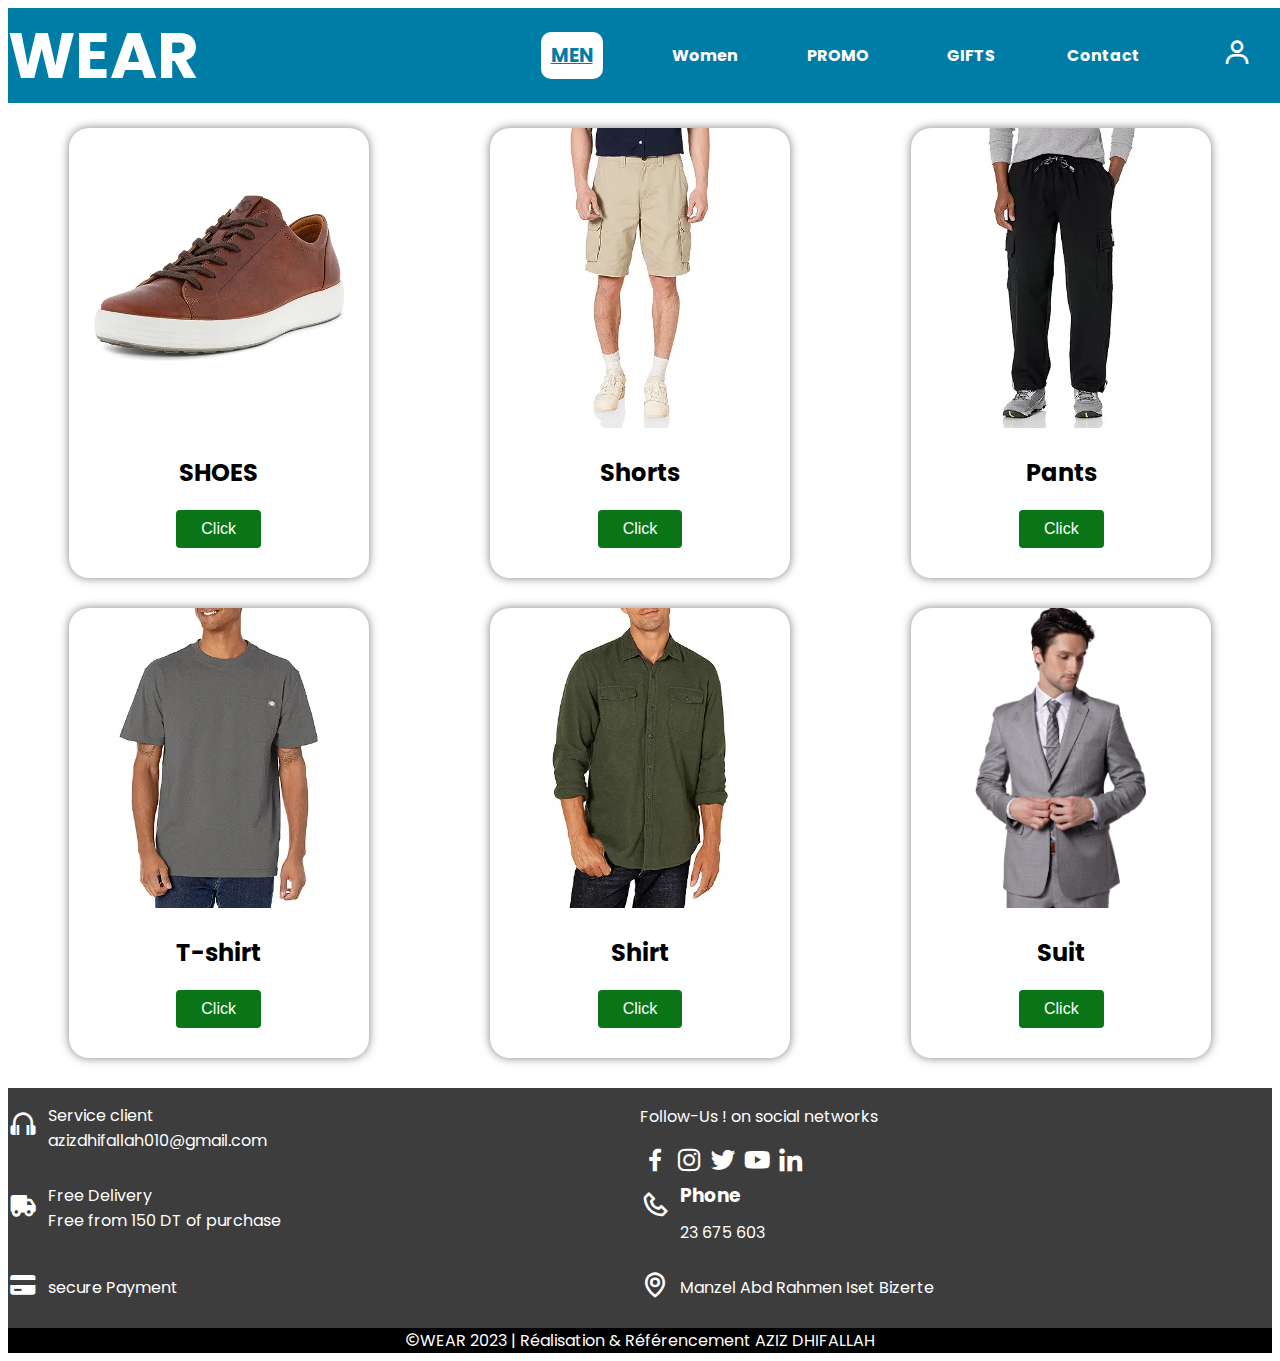
<file: Men.html>
<!DOCTYPE html>
<html lang="en">

<head>
    <meta charset="UTF-8">
    <meta name="viewport" content="width=device-width, initial-scale=1.0">
    <title>Men</title>
    <link rel="stylesheet" href="Men.css">
    <link rel="preconnect" href="https://fonts.googleapis.com">
    <link rel="preconnect" href="https://fonts.gstatic.com" crossorigin>
    <link
        href="https://fonts.googleapis.com/css2?family=Montserrat:wght@600&family=Poppins:wght@300;400;500;700&family=Roboto:wght@100;400;500;700&display=swap"
        rel="stylesheet">
    <link href='https://unpkg.com/boxicons@2.1.4/css/boxicons.min.css' rel='stylesheet'>

</head>

<body>
    <header>
        <nav>
            <a class="website-name" href="/index.html">WEAR</a>
            <div class="nav-links">
                <div class="dropdown">
                    <a style="background-color: white;color: rgb(0, 125, 166); padding: 10px; font-size: 120%;border-radius: 10px; text-decoration: underline;"
                        href="/Men/Men.html">MEN</a>
                    <div class="dropdown-content">
                        <a href="Men-Pants.html">Pants</a>
                        <a href="Men_t-shirt.html">T-shirt</a>
                        <a href="Men_Shoes.html">Shoes</a>
                        <a href="Men-Shirt.html">Shirt</a>
                        <a href="Men-Shorts.html">Shorts</a>
                        <a href="Men-Suit.html">Suit</a>
                    </div>
                </div>
                <div class="dropdown">
                    <a href="/Women/Women.html">Women</a>
                    <div class="dropdown-content">
                        <a href="/Women/women_pants.html">Pants</a>
                        <a href="/Women/women_T-shirt.html">T-shirt</a>
                        <a href="/Women/women_shoes.html">Shoes</a>
                        <a href="/Women/women-dresses.html">Dresses</a>
                        <a href="/Women/women-shorts.html">Shorts</a>
                        <a href="/Women/women-skirts.html">Skirts</a>
                    </div>
                </div>

                <a href="/promo.html">PROMO</a>
                <a href="/gifts.html">GIFTS</a>
                <a href="/contact.html">Contact</a>
                <a href="/log-in.html"><i class='bx bx-user'></i></a>
            </div>
        </nav>
    </header>

    <article class="Men-fashion">
        <div class="items1">
            <div><img src="images/718nEFRIKcL._AC_UL480_FMwebp_QL65_.webp" alt=""></div>
            <div>
                <h2>SHOES</h2>
            </div>
            <div><a href="Men_Shoes.html"><button>Click</button></a></div>
        </div>
        <div class="items1">
            <div><img src="images/71HuG9o-uGL._AC_UL480_FMwebp_QL65_.webp" alt=""></div>
            <div>
                <h2>Shorts</h2>
            </div>
            <div><a href="Men-Shorts.html"><button>Click</button></a></div>
        </div>
        <div class="items1">
            <div><img src="images/71KU7uVyFjL._AC_UL480_FMwebp_QL65_.webp" alt=""></div>
            <div>
                <h2>Pants</h2>
            </div>
            <div><a href="Men-Pants.html"><button>Click</button></a></div>
        </div>
        <div class="items1">
            <div><img src="images/81RAcmfad4L._AC_UL480_FMwebp_QL65_.webp" alt=""></div>
            <div>
                <h2>T-shirt</h2>
            </div>
            <div><a href="Men_t-shirt.html"><button>Click</button></a></div>
        </div>
        <div class="items1">
            <div><img src="images/shirt.webp" alt=""></div>
            <div>
                <h2>Shirt</h2>
            </div>
            <div><a href="Men-Shirt.html"><button>Click</button></a></div>
        </div>
        <div class="items1">
            <div><img src="images/men-suit-png-9470.png" alt=""></div>
            <div>
                <h2>Suit</h2>
            </div>
            <div><a href="Men-Suit.html"><button>Click</button></a></div>
        </div>
    </article>

    <footer>
        <div class="foot-item1">
            <div class="foot-div1">
                <div class="foot-div1-items">
                    <div>
                        <i class='bx bx-headphone' style='color:white;'  ></i>
                    </div>
                    <div>
                        <a href="">Service client</a>
                        <a href="mailto:azizdhifallah010@gmail.com">azizdhifallah010@gmail.com</a>
                    </div>
                </div>
                <div class="foot-div1-items">
                    <div>
                        <i class='bx bxs-truck' style='color: white;'  ></i>
                    </div>
                    <div>
                        <a href="">Free Delivery</a>
                        <br>
                        <a href="">Free from 150 DT of purchase</a>
                    </div>
                </div>
                <div class="foot-div1-items">
                    <div>
                        <i class='bx bxs-credit-card' style='color: white;' ></i>
                    </div>
                    <div>
                        <a href="">secure Payment</a>
                    </div>
                </div>
            </div>

            <div class="foot-div2">
                <div class="foot-div2-items-SM" >
                    <div>
                        <p style="color: white;">Follow-Us ! on social networks</p>
                    </div>
                    <div>
                        <i class='bx bxl-facebook' style='color: white;' ></i>
                        <i class='bx bxl-instagram' style='color: white;' ></i>
                        <i class='bx bxl-twitter' style='color: white;' ></i>
                        <i class='bx bxl-youtube' style='color: white;' ></i>
                        <i class='bx bxl-linkedin' style='color: white;' ></i>
                    </div>
                </div>
                <div class="foot-div2-items">
                    <div>
                        <i class='bx bx-phone' style='color: white;'  ></i>
                    </div>
                    <div>
                        <h3 style="font-family: Poppins;color: white; margin: 10px 0;">Phone</h3>
                        <p style="color: white; margin: 0%;">23 675 603</p>
                    </div>
                </div>       
                <div class="foot-div2-items">
                    <div>
                        <i class='bx bx-map' style='color: white;' ></i>
                    </div>
                    <div>
                        <p  style="color: white;">Manzel Abd Rahmen Iset Bizerte</p>
                    </div>
                </div>     
            </div>
        <div>

       
    </footer>
    <div class="copyright">
        <div>
            <p style="color: white; margin: 0%;"><i style="font-size: 15px;" class='bx bx-copyright' style='color: white'></i>WEAR 2023 |
                Réalisation & Référencement AZIZ DHIFALLAH</p>
        </div>
    </div>
</body>

</html>
</file>
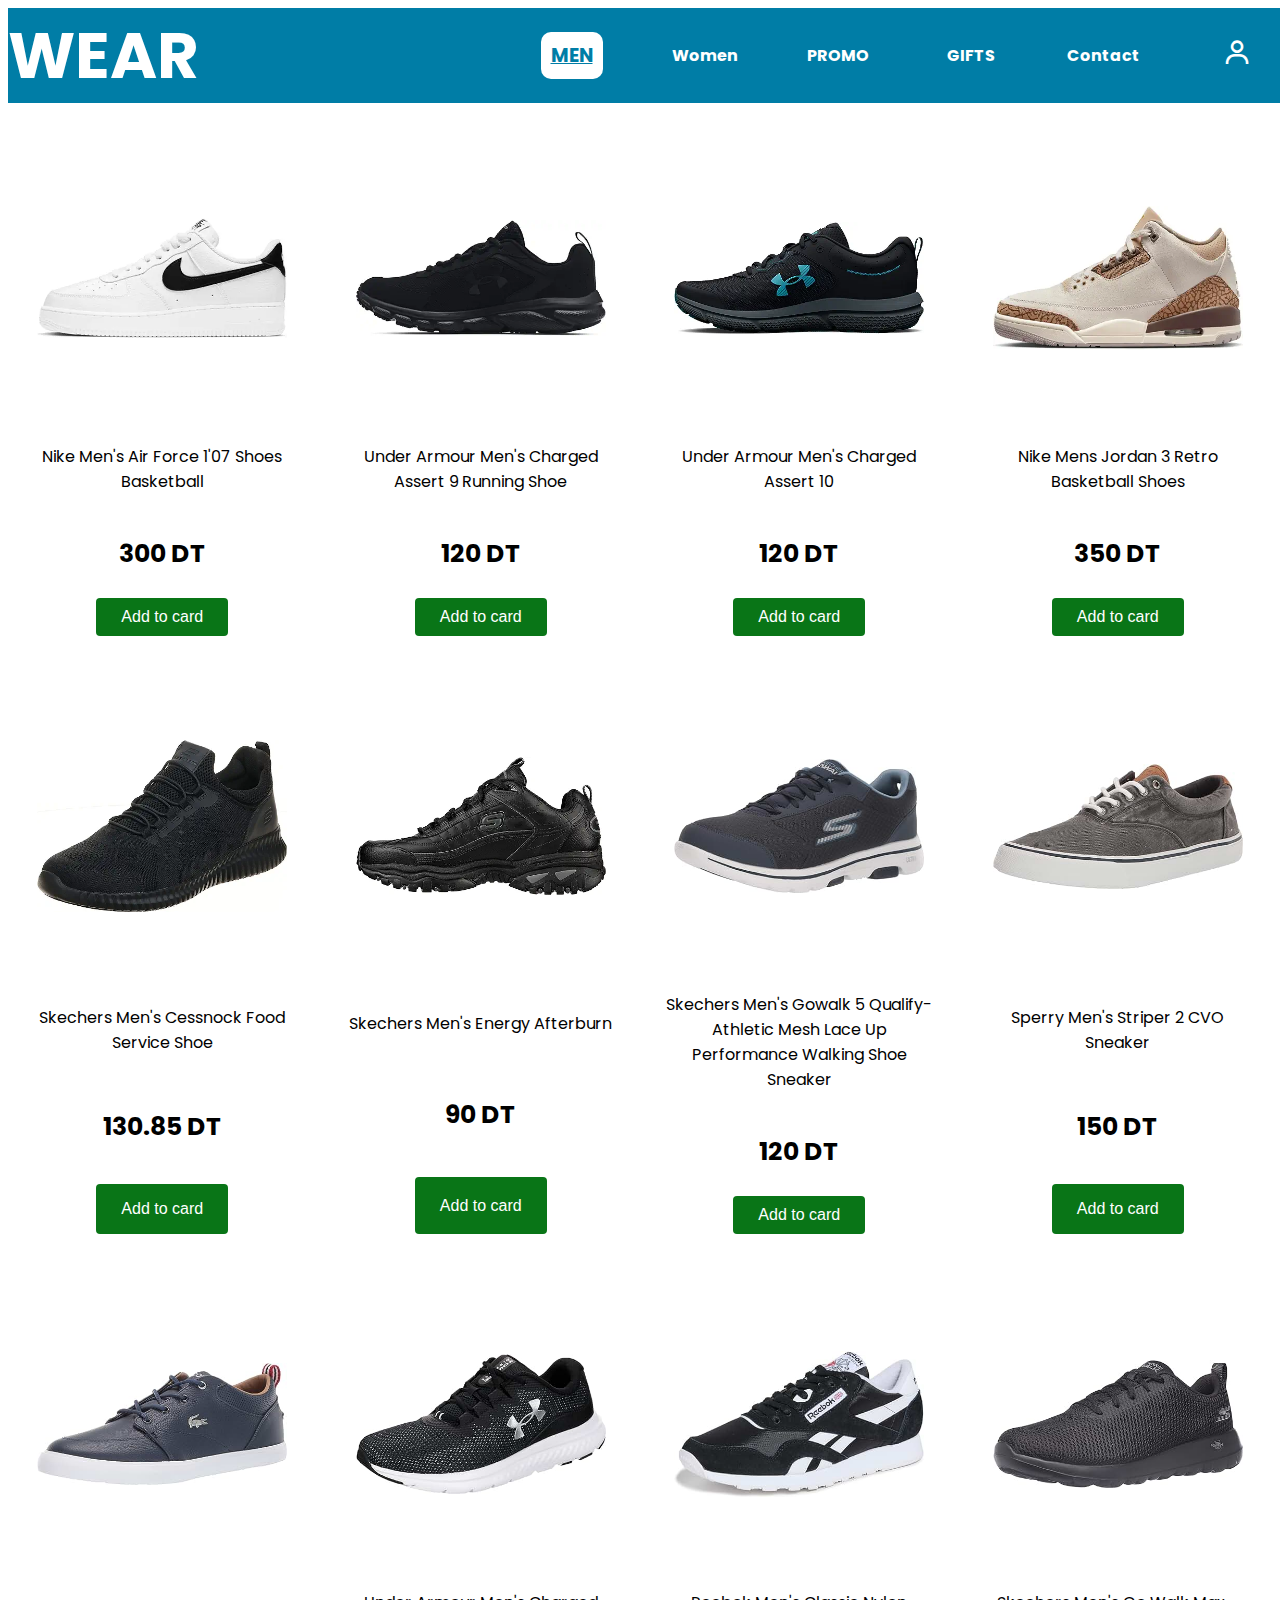
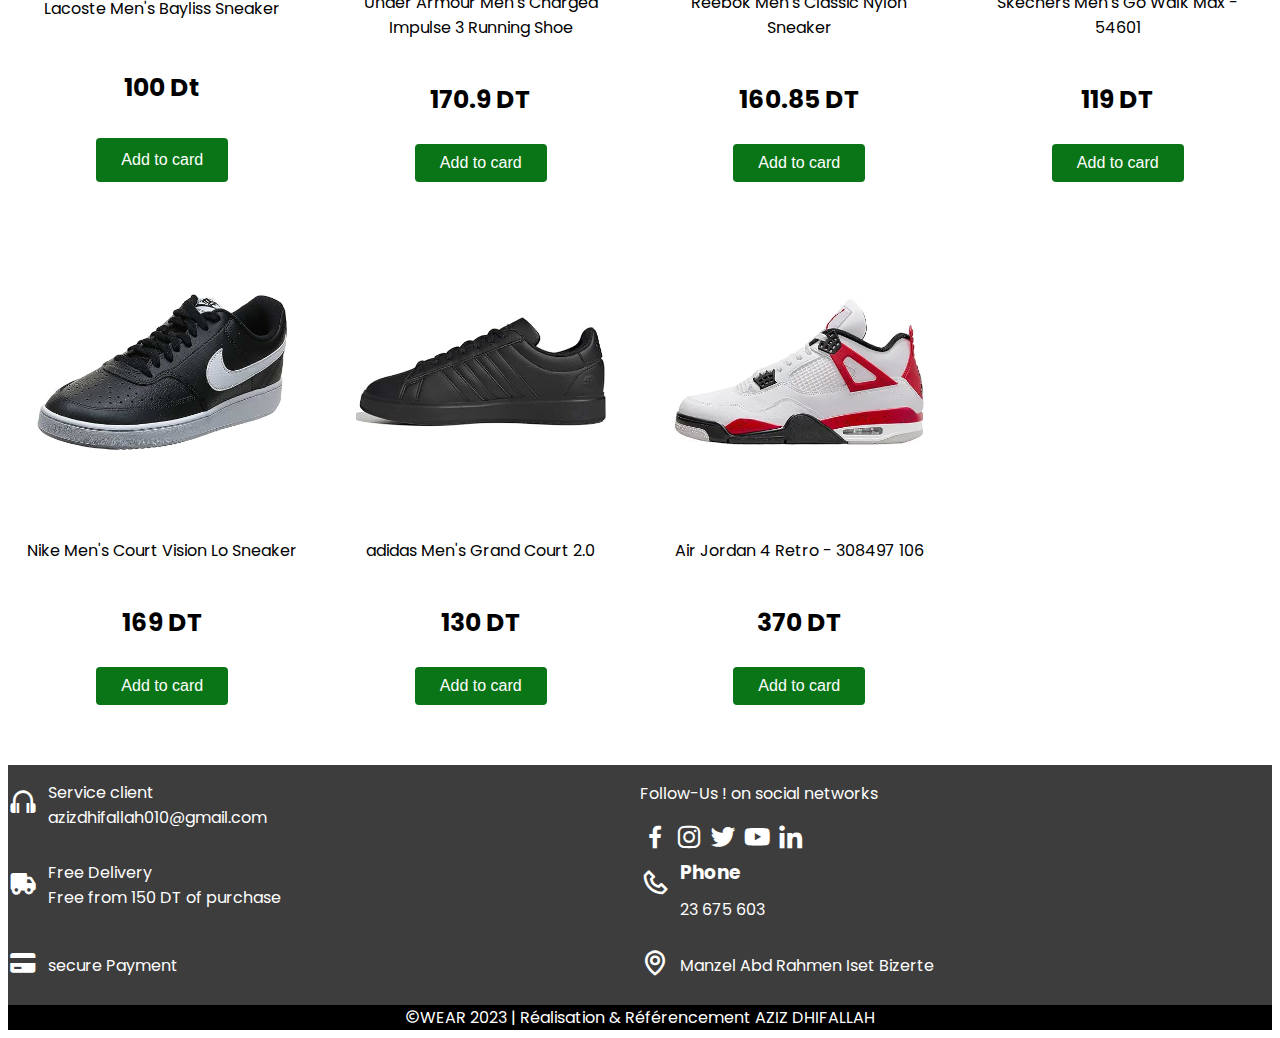
<file: Men_Shoes.html>
<!DOCTYPE html>
<html lang="en">
<head>
    <meta charset="UTF-8">
    <meta name="viewport" content="width=device-width, initial-scale=1.0">
    <title>Men-Shoes</title>
    <link rel="stylesheet" href="Men.css">
    <link rel="preconnect" href="https://fonts.googleapis.com">
    <link rel="preconnect" href="https://fonts.gstatic.com" crossorigin>
    <link href="https://fonts.googleapis.com/css2?family=Montserrat:wght@600&family=Poppins:wght@300;400;500;700&family=Roboto:wght@100;400;500;700&display=swap" rel="stylesheet">
    <link href='https://unpkg.com/boxicons@2.1.4/css/boxicons.min.css' rel='stylesheet'>
</head>
<body>
    <header>
        <nav>
            <a class="website-name" href="/index.html">WEAR</a>
            <div class="nav-links">

                <div class="dropdown">
                    <a  style="background-color: white;color: rgb(0, 125, 166); padding: 10px; font-size: 120%;border-radius: 10px; text-decoration: underline;" href="/Men/Men.html">MEN</a>
                    <div class="dropdown-content">
                        <a href="Men-Pants.html">Pants</a>
                        <a href="Men_t-shirt.html">T-shirt</a>
                        <a href="Men_Shoes.html" style="font-size: 120%;background-color: #ddd;padding: 10px;border-radius: 10px;color: rgb(0, 125, 166);text-decoration: underline;">Shoes</a>
                        <a href="Men-Shirt.html">Shirt</a>
                        <a href="Men-Shorts.html">Shorts</a>
                        <a href="Men-Suit.html">Suit</a>
                    </div>
                </div>
                <div class="dropdown">
                    <a href="/Women/Women.html">Women</a>
                    <div class="dropdown-content">
                        <a href="/Women/women_pants.html">Pants</a>
                        <a href="/Women/women_T-shirt.html">T-shirt</a>
                        <a href="/Women/women_shoes.html">Shoes</a>
                        <a href="/Women/women-dresses.html">Dresses</a>
                        <a href="/Women/women-shorts.html">Shorts</a>
                        <a href="/Women/women-skirts.html">Skirts</a>
                    </div>
                </div>
                
                <a href="/promo.html">PROMO</a>
                <a href="/gifts.html">GIFTS</a>
                <a href="/contact.html">Contact</a>
                <a href="/log-in.html"><i class='bx bx-user'></i></a>
            </div>
        </nav>
    </header>

    <article class="container">
        <div class="items2">
            <img src="images/shoes1.webp" alt="">
            <p>Nike Men's Air Force 1'07 Shoes Basketball</p>
            <p class="price">300 DT</p>
            <button data-hover=">>">Add to card</button>
        </div>
        <div class="items2">
            <img src="images/shoes2.webp" alt="">
            <p>Under Armour Men's Charged Assert 9 Running Shoe</p>
            <p class="price">120 DT</p>
            <button data-hover=">>">Add to card</button>
        </div>
        <div class="items2">
            <img src="images/shoes3.webp" alt="">
            <p>Under Armour Men's Charged Assert 10</p>
            <p class="price">120 DT</p>
            <button data-hover=">>">Add to card</button>
        </div>
        <div class="items2">
            <img src="images/shoes4.webp" alt="">
            <p>Nike Mens Jordan 3 Retro Basketball Shoes</p>
            <p class="price">350 DT</p>
            <button data-hover=">>">Add to card</button>
        </div>
        <div class="items2">
            <img src="images/shoes5.webp" alt="">
            <p>Skechers Men's Cessnock Food Service Shoe</p>
            <p class="price">130.85 DT</p>
            <button data-hover=">>">Add to card</button>
        </div>
        <div class="items2">
            <img src="images/shoes6.webp" alt="">
            <p>Skechers Men's Energy Afterburn</p>
            <p class="price">90 DT</p>
            <button data-hover=">>">Add to card</button>
        </div>
        <div class="items2">
            <img src="images/shoes7.jpg" alt="">
            <p>Skechers Men's Gowalk 5 Qualify-Athletic Mesh Lace Up Performance Walking Shoe Sneaker</p>
            <p class="price">120 DT</p>
            <button data-hover=">>">Add to card</button>
        </div>
        <div class="items2">
            <img src="images/shoes8.jpg" alt="">
            <p>Sperry Men's Striper 2 CVO Sneaker</p>
            <p class="price"> 150 DT</p>
            <button data-hover=">>">Add to card</button>
        </div>
        <div class="items2">
            <img src="images/shoes9.jpg" alt="">
            <p>Lacoste Men's Bayliss Sneaker</p>
            <p class="price">100 Dt</p>
            <button data-hover=">>">Add to card</button>
        </div>
        <div class="items2">
            <img src="images/shoes10.jpg" alt="">
            <p>Under Armour Men's Charged Impulse 3 Running Shoe</p>
            <p class="price">170.9 DT</p>
            <button data-hover=">>">Add to card</button>
        </div>
        <div class="items2">
            <img src="images/shoes11.jpg" alt="">
            <p>Reebok Men's Classic Nylon Sneaker</p>
            <p class="price">160.85 DT</p>
            <button data-hover=">>">Add to card</button>
        </div>
        <div class="items2">
            <img src="images/shoes12.jpg" alt="">
            <p>Skechers Men's Go Walk Max - 54601</p>
            <p class="price">119 DT</p>
            <button data-hover=">>">Add to card</button>
        </div>
        <div class="items2">
            <img src="images/shoes13.jpg" alt="">
            <p>Nike Men's Court Vision Lo Sneaker</p>
            <p class="price">169 DT</p>
            <button data-hover=">>">Add to card</button>
        </div>
        <div class="items2">
            <img src="images/shoes14.jpg" alt="">
            <p>adidas Men's Grand Court 2.0</p>
            <p class="price">130 DT</p>
            <button data-hover=">>">Add to card</button>
        </div>
        <div class="items2">
            <img src="images/shoes15.webp" alt="">
            <p>Air Jordan 4 Retro - 308497 106</p>
            <p class="price">370 DT</p>
            <button data-hover=">>">Add to card</button>
        </div>
    </article>

    <footer>
        <div class="foot-item1">
            <div class="foot-div1">
                <div class="foot-div1-items">
                    <div>
                        <i class='bx bx-headphone' style='color:white;'  ></i>
                    </div>
                    <div>
                        <a href="">Service client</a>
                        <a href="mailto:azizdhifallah010@gmail.com">azizdhifallah010@gmail.com</a>
                    </div>
                </div>
                <div class="foot-div1-items">
                    <div>
                        <i class='bx bxs-truck' style='color: white;'  ></i>
                    </div>
                    <div>
                        <a href="">Free Delivery</a>
                        <br>
                        <a href="">Free from 150 DT of purchase</a>
                    </div>
                </div>
                <div class="foot-div1-items">
                    <div>
                        <i class='bx bxs-credit-card' style='color: white;' ></i>
                    </div>
                    <div>
                        <a href="">secure Payment</a>
                    </div>
                </div>
            </div>

            <div class="foot-div2">
                <div class="foot-div2-items-SM" >
                    <div>
                        <p style="color: white;">Follow-Us ! on social networks</p>
                    </div>
                    <div>
                        <i class='bx bxl-facebook' style='color: white;' ></i>
                        <i class='bx bxl-instagram' style='color: white;' ></i>
                        <i class='bx bxl-twitter' style='color: white;' ></i>
                        <i class='bx bxl-youtube' style='color: white;' ></i>
                        <i class='bx bxl-linkedin' style='color: white;' ></i>
                    </div>
                </div>
                <div class="foot-div2-items">
                    <div>
                        <i class='bx bx-phone' style='color: white;'  ></i>
                    </div>
                    <div>
                        <h3 style="font-family: Poppins;color: white; margin: 10px 0;">Phone</h3>
                        <p style="color: white; margin: 0%;">23 675 603</p>
                    </div>
                </div>       
                <div class="foot-div2-items">
                    <div>
                        <i class='bx bx-map' style='color: white;' ></i>
                    </div>
                    <div>
                        <p  style="color: white;">Manzel Abd Rahmen Iset Bizerte</p>
                    </div>
                </div>     
            </div>
        <div>

       
    </footer>
    <div class="copyright">
        <div >
            <p style="color: white; margin: 0%;"><i style="font-size: 15px;" class='bx bx-copyright' style='color: white' ></i>WEAR 2023 | Réalisation & Référencement AZIZ DHIFALLAH</p>
        </div>
    </div>
</body>
</html>
</file>
<file: index.css>
body{
    font-family: Poppins;
}
header{
    position: fixed;
    width: 95%
}
nav{
    display: grid;
    grid-template-columns: 2fr 3fr;
    margin: 0%;
}
.bx{
    font-size: 30px;
}
a{
    color: white;
    text-decoration: none;
}
.website-name a{
    font-size: 400%;
    font-weight: bold;
}
.nav-links{
    display: grid;
    grid-template-columns: repeat(6,1fr);
    column-gap: 40px;
    align-items: center;
    justify-items: center;
}
.nav-links a{
    font-weight: bold;
}
.nav-links a:hover{
    font-size: 120%;
    background-color: white;
    padding: 10px;
    border-radius: 10px;
    color: black;
    text-decoration: underline;
    transition: 0.5s;
}
.dropdown{
    position: relative;
    display: inline-block;
}
.dropdown-content{
    display: none;
    position: absolute;
    background-color: #f1f1f1;
    min-width: 150px;
    box-shadow: 0px 8px 16px 0px rgba(0,0,0,0.2);
    z-index: 1;
}
.dropdown-content a{
    color: black;
    padding: 12px 16px;
    margin-left: 0px;
    text-decoration: none;
    display: block;
}
.dropdown-content a:hover{
    background-color: #ddd;
}
.dropdown:hover .dropdown-content{
    display: block;
}
article{
    display: grid;
    grid-template-columns: 1fr 1fr;
}
article img{
    width: 100%;
}
.men-div{
    display: grid;
    justify-items: center;
    align-items: center;
}
.men-div a{
    position: absolute;
    text-decoration: none;
    color: #ffff;
    font-weight: 900;
    font-size: 50px;
    transition: .5s;
}
.men-div a::before{
    content: "";
    position: absolute;
    bottom: -2px;
    height: 6px;
    width: 0;
    background: white;
    border-radius: 50px;
    transition: width 0.3s;
}
.men-div a:hover::before{
    width: 100%;

}
.men-div a:hover{
    transform: scale(1.2);
}
.women-div{
    display: grid;
    justify-items: center;
    align-items: center;
}
.women-div a{
    position: absolute;
    text-decoration: none;
    color: #ffff;
    font-weight: 900;
    font-size: 50px;
    transition: .5s;
}
.women-div a::before{
    content: "";
    position: absolute;
    bottom: -2px;
    height: 6px;
    width: 0;
    background: white;
    border-radius: 50px;
    transition: width 0.3s;
}
.women-div a:hover{
    transform: scale(1.2);
}
.women-div a:hover::before{
    width: 100%;
}
.foot-item1{
    background-color: rgb(61, 61, 61);
    display: grid;
    grid-template-columns: 1fr 1fr;
}
.copyright{
    display: grid;
    grid-template-columns: 1fr;
    background-color: black;
    align-items: center;
    justify-items: center;
}
.foot-div1 ,.foot-div2{
    display: grid;
    grid-template-rows: repeat(3,80px);
}
.foot-div1-items{
    display: grid;
    grid-template-columns: 40px 250px;
    align-items: center; 
}
.foot-div2-items-SM{
    display: grid;
    grid-template-rows: 1fr 1fr;
    align-items: center;
}
.foot-div2-items{
    display: grid;
    grid-template-columns: 40px 4fr;
    align-items: center;
}
footer a:hover{
    color: green;
    text-decoration: underline;
    transition: 0.5s;
}
footer i:hover{
    cursor: pointer; 
    background-color: black; 
    transition: 0.3s;  
}
@media screen and (max-width:700px) {
    nav{
        display: grid;
        grid-template-columns: 1fr;
        justify-items: center;
    }
    .nav-links{
        display: grid;
        grid-template-columns: repeat(6,1fr);
        column-gap: 20px;
        align-items: center;
        justify-items: center;
    }
}
@media screen and (max-width:550px) {
    article{
        display: block;
    }
    .men-div, .women-div{
        display: grid;
        grid-template-columns: 1fr;
        justify-items: center;
    }
    .foot-item1{
        display: grid;
        grid-template-columns: 1fr;
    }
    .copyright p{
        text-align: center;
    }
}
@media screen and (max-width:420px) {
    nav{
        display: grid;
        grid-template-columns: 1fr;
        justify-items: center;
    }
    .website-name a{
        font-size: 250%;
    }
    .nav-links{
        display: grid;
        grid-template-columns: repeat(6,1fr);
        column-gap: 10px;
        align-items: center;
        justify-items: center;
        font-size: 15px;
    }
}
@media screen and (max-width:350px) {
    nav{
        display: grid;
        grid-template-columns: 1fr;
        justify-items: center;
    }
    .website-name a{
        font-size: 200%;
        text-align: center;
    }
    .nav-links{
        display: grid;
        grid-template-columns: repeat(6,1fr);
        column-gap:10px;
        width: 100%;
        justify-items: center;
        font-size: 10px;
    }
    
    .men-div a, .women-div a{
      font-size: 20px;  
    }
    .foot-item1 a,.foot-item1 p, .foot-div1 p, .foot-div2{
        font-size: 12px;
    }
    .copyright p{
        text-align: center;
        font-size: 10px;
    }
    .bx{
        font-size:20px;
    }
    
}
</file>
<file: contact.css>
body{
    font-family: Poppins;
    background-color: #f7f6f3;
}
nav{
    display: grid;
    grid-template-columns: 2fr 3fr;
    margin: 0%;
    padding-bottom: 50px;
}
a{
    color: black;
    text-decoration: none;
}
.bx{
    font-size: 30px;
}
.website-name{
    font-size: 400%;
    font-weight: bold;
}
.nav-links{
    display: grid;
    grid-template-columns: repeat(6,1fr);
    column-gap: 40px;
    align-items: center;
    justify-items: center;
}
.nav-links a{
    font-weight: bold;
}
.contact-link{
    background-color: black;
    color: white; 
    padding: 10px;
    font-size: 120%;
    border-radius: 10px;
    text-decoration: underline;
}
.nav-links a:hover{
    font-size: 120%;
    background-color: black;
    padding: 10px;
    border-radius: 10px;
    color: white;
    text-decoration: underline;
    transition: 0.5s;
}
.dropdown{
    position: relative;
    display: inline-block;
}
.dropdown-content{
    display: none;
    position: absolute;
    background-color: #f1f1f1;
    min-width: 150px;
    box-shadow: 0px 8px 16px 0px rgba(0,0,0,0.2);
    z-index: 1;
}
.dropdown-content a{
    color: black;
    padding: 12px 16px;
    margin-left: 0px;
    text-decoration: none;
    display: block;
}
.dropdown-content a:hover{
    background-color: #ddd;
    color: black;
}
.dropdown:hover .dropdown-content{
    display: block;
}
article{
    display: grid;

}
.header h1{
    font-size: 50px;
    margin: 0;
    text-align: center;
}
.item1{
    display: grid;
    grid-template-columns: 1fr 1fr;
}
.item1 input{
    font-size: 24px;
    height: 80px;
    line-height: 32px;
    border-top: none;
    border-left: none;
    border-left: none;
    border-right: none;
    width: 100%;
    background-color: transparent;
    outline: none;
}
.item1 div{
    padding: 0 40px 30px;
}
.formulaire{
    display: block;
    padding: 90px 40px 0;
    position: relative;
}
.item2 {
    padding: 0 40px 30px;
}
textarea{
    height: 250px;
    font-size: 24px;
    line-height: 32px;
    border-top: none;
    border-left: none;
    border-left: none;
    border-right: none;
    width: 100%;
    background-color: transparent;
    outline: none;
}
footer{
    margin-top: 30px;
}
.foot-item1{
    background-color: rgb(61, 61, 61);
    display: grid;
    grid-template-columns: 1fr 1fr;
}
.copyright{
    display: grid;
    grid-template-columns: 1fr;
    background-color: black;
    align-items: center;
    justify-items: center;
}
.foot-div1 ,.foot-div2{
    display: grid;
    grid-template-rows: repeat(3,80px);
}
.foot-div1-items{
    display: grid;
    grid-template-columns: 40px 250px;
    align-items: center; 
}
.foot-div2-items-SM{
    display: grid;
    grid-template-rows: 1fr 1fr;
    align-items: center;
}
.foot-div2-items{
    display: grid;
    grid-template-columns: 40px 4fr;
    align-items: center;
}
footer a{
    color: white;
}
footer a:hover{
    color: green;
    text-decoration: underline;
    transition: 0.5s;
}
footer i:hover{
    cursor: pointer; 
    background-color: black; 
    transition: 0.3s;  
}
button{
    float: right;
    padding: 10px 50px;
    background-color: black;
    color: white;
    font-size: 16px;
    font-family: Poppins;
    border-radius: 60px;
    transition: 0.5s, opacity 0s;
}
button:hover{
    background-color: white;
    color: black;
    cursor: pointer;
}
button:hover::after{
    content: attr(data-hover);
}
@media screen and (max-width:700px) {
    nav{
        display: grid;
        grid-template-columns: 1fr;
        justify-items: center;
    }
    .nav-links{
        display: grid;
        grid-template-columns: repeat(6,1fr);
        column-gap: 20px;
        align-items: center;
        justify-items: center;
    }
    .item1{
        display: grid;
        grid-template-columns: 1fr;
        
    }
    .item1 div{
        padding: 0 10px 20px;
    }
    .item2{
        padding: 0 10px 20px;
    }
}
@media screen and (max-width:550px) {
    article{
        display: block;
    }
    .formulaire{
        padding: 0%;
    }
    .header h1{
        font-size: 30px;
    }
    .item1 input{
        font-size: 15px;
    }
    .foot-item1{
        display: grid;
        grid-template-columns: 1fr;
    }
    .copyright p{
        text-align: center;
    }
    .formulaire{
        display: grid;
        
    }
}
@media screen and (max-width:420px) {
    nav{
        display: grid;
        grid-template-columns: 1fr;
        justify-items: center;
    }
    .website-name{
        font-size: 250%;
    }
    .nav-links{
        display: grid;
        grid-template-columns: repeat(6,1fr);
        column-gap: 10px;
        align-items: center;
        justify-items: center;
        font-size: 15px;
    }
    .contact-link{
        background-color: black;
        color: white;
        padding: 2px;
        font-size: 120%;
        border-radius: 10px;
        text-decoration: underline;
    }
    
}
@media screen and (max-width:350px) {
    nav{
        display: grid;
        grid-template-columns: 1fr;
        justify-items: center;
    }
    .website-name a{
        font-size: 200%;
        text-align: center;
    }
    .nav-links{
        display: grid;
        grid-template-columns: repeat(6,1fr);
        column-gap:10px;
        width: 100%;
        justify-items: center;
        font-size: 10px;
    }
    .header h1{
        font-size: 20px;
    }
    .foot-item1 a,.foot-item1 p, .foot-div1 p, .foot-div2{
        font-size: 12px;
    }
    .copyright p{
        text-align: center;
        font-size: 10px;
    }
    .bx{
        font-size:20px;
    }
}
</file>
<file: log-in.css>
body{
    font-family: Poppins;
}
nav{
    display: grid;
    grid-template-columns: 2fr 3fr;
    margin: 0%;
    padding-bottom: 50px;
}
a{
    color: white;
    text-decoration: none;
}
.website-name{
    font-size: 400%;
    font-weight: bold;
}
.nav-links{
    display: grid;
    grid-template-columns: repeat(6,1fr);
    column-gap: 40px;
    align-items: center;
    justify-items: center;
}
.nav-links a{
    font-weight: bold;
}
.nav-links a:hover{
    font-size: 120%;
    border-radius: 10px;
    color: white;
    text-decoration: underline;
    transition: 0.5s;
}
.dropdown{
    position: relative;
    display: inline-block;
}
.dropdown-content{
    display: none;
    position: absolute;
    background-color: #f1f1f1;
    min-width: 150px;
    box-shadow: 0px 8px 16px 0px rgba(0,0,0,0.2);
    z-index: 1;
}
.dropdown-content a{
    color: black;
    padding: 12px 16px;
    margin-left: 0px;
    text-decoration: none;
    display: block;
}
.dropdown-content a:hover{
    background-color: #ddd;
    color: black;
}
.dropdown:hover .dropdown-content{
    display: block;
}
article img{
    position: relative;
    width: 100%;
    z-index: 1;
}
header{
    position: absolute;
    z-index: 2;
    width: 95%;
}
article{
    display: grid;
    justify-items: center;
    align-items: center;
}
.log-in{
    position: absolute;
    z-index: 2;
    background-color: #f7f6f3;
    justify-items: center;
    margin: 0 auto;
    max-width: 100%;
    text-align: center;
    width: 320px;
    height: 407px;
    padding: 70px 90px 40px;
}
h1{
    font-weight: 400;
    font-size: 40px;
    margin-top: 0px;
    margin-bottom: 30px;
    line-height: 48px;
    letter-spacing: -.05em;
}
.log-in nav{
    display: block;
    font-size: 24px;
    line-height: 29px;
    margin-bottom: 20px;
    padding-bottom: 0px;
}
.log-in nav a{
    margin-left: 20px;
    margin-right:20px;
}
.log-in form{
    display: block;
}
.log-in a{
    color: black;
}
form{
    width: 320px;
    height: 260px;
    padding-top: 20px;
}
.sign-up form{
    width: 320px;
    height: 445px;
    padding-top: 20px;
}
form input{
    padding-top: 20px;
    font-size: 18px;
    height: 50px;
    line-height: 32px;
    border-top: none;
    border-left: none;
    border-left: none;
    border-right: none;
    width: 100%;
    background-color: transparent;
    outline: none;
}
form a{
    display: block;
    float: right;
    margin-bottom: 30px;
}
form button{
    display: block;
    width: 100%;
    padding-top: 15px;
    padding-bottom: 15px;
    background-color: black;
    color: white;
    font-size: 18px;
    border-radius: 20px
}
form button:hover{
    background-color: white;
    color: black;
    cursor: pointer;
    transition: 0.3s;
}
.foot-item1{
    background-color: rgb(61, 61, 61);
    display: grid;
    grid-template-columns: 1fr 1fr;
}
.copyright{
    display: grid;
    grid-template-columns: 1fr;
    background-color: black;
    align-items: center;
    justify-items: center;
}
.foot-div1 ,.foot-div2{
    display: grid;
    grid-template-rows: repeat(3,80px);
}
.foot-div1-items{
    display: grid;
    grid-template-columns: 40px 250px;
    align-items: center; 
}
.foot-div2-items-SM{
    display: grid;
    grid-template-rows: 1fr 1fr;
    align-items: center;
}
.foot-div2-items{
    display: grid;
    grid-template-columns: 40px 4fr;
    align-items: center;
}
footer a{
    color: white;
}
footer a:hover{
    color: green;
    text-decoration: underline;
    transition: 0.5s;
}
footer i:hover{
    cursor: pointer; 
    background-color: black; 
    transition: 0.3s;  
}
@media screen and (max-width:1300px) {
    .log-in{
        padding: 50px 70px 20px;
    } 
}
@media screen and (max-width:1200px) {
    .log-in{
        padding: 30px 50px 10px;
    } 
}
@media screen and (max-width:1100px) {
    .log-in{
        display: grid;
        justify-items: center;
        position: relative;
        width:100%;
        padding: 0%;
    }
    header{
        position: relative;
    }
    article{
        position: relative;
    }
    img{
        display: none;
    }
    nav a{
        color: black;
    }
}
@media screen and (max-width:700px) {
    nav{
        display: grid;
        grid-template-columns: 1fr;
        justify-items: center;
    }
    .nav-links{
        display: grid;
        grid-template-columns: repeat(6,1fr);
        column-gap: 20px;
        align-items: center;
        justify-items: center;
    }
}
@media screen and (max-width:550px) {
    article{
        display: block;
    }
    .formulaire{
        padding: 0%;
    }
    .header h1{
        font-size: 30px;
    }
    .item1 input{
        font-size: 15px;
    }
    .foot-item1{
        display: grid;
        grid-template-columns: 1fr;
    }
    .copyright p{
        text-align: center;
    }
    .formulaire{
        display: grid;
        
    }
}
@media screen and (max-width:420px) {
    nav{
        display: grid;
        grid-template-columns: 1fr;
        justify-items: center;
    }
    .website-name{
        font-size: 250%;
    }
    .nav-links{
        display: grid;
        grid-template-columns: repeat(6,1fr);
        column-gap: 10px;
        align-items: center;
        justify-items: center;
        font-size: 15px;
    }
    .log-in h1{
        font-size: 30px;
    }
    
}
@media screen and (max-width:350px) {
    nav{
        display: grid;
        grid-template-columns: 1fr;
        justify-items: center;
    }
    .website-name a{
        font-size: 200%;
        text-align: center;
    }
    .nav-links{
        display: grid;
        grid-template-columns: repeat(6,1fr);
        column-gap:10px;
        width: 100%;
        justify-items: center;
        font-size: 10px;
    }
    .log-in h1{
        font-size: 20px;
    }
    .foot-item1 a,.foot-item1 p, .foot-div1 p, .foot-div2{
        font-size: 12px;
    }
    .copyright p{
        text-align: center;
        font-size: 10px;
    }
    .bx{
        font-size:20px;
    }
}
</file>
<file: Men.css>
body{
    font-family: poppins;
    display: grid;
    grid-template-columns: 1fr;
}
header{
    position: fixed;
    z-index: 2;
}
nav{
    display: grid;
    grid-template-columns: 2fr 3fr;
    margin: 0%;
    background-color: rgb(0, 125, 166);
    position: fixed;
    z-index: 2;
    width: 100%;

}
a{
    color: white;
    text-decoration: none;
}
.bx{
    font-size: 30px;
}
.website-name{
    font-size: 400%;
    font-weight: bold;
}
.nav-links{
    display: grid;
    grid-template-columns: repeat(6,1fr);
    column-gap: 30px;
    align-items: center;
    justify-items: center;
}
.nav-links a{
    font-weight: bold;
}
.nav-links a:hover{
    font-size: 120%;
    background-color: white;
    padding: 10px;
    border-radius: 10px;
    color: rgb(0, 125, 166);
    text-decoration: underline;
    transition: 0.5s;
}
.dropdown{
    position: relative;
    display: inline-block;
}
.dropdown-content{
    display: none;
    position: absolute;
    background-color: #f1f1f1;
    min-width: 150px;
    box-shadow: 0px 8px 16px 0px rgba(0,0,0,0.2);
    z-index: 1;
}
.dropdown-content a{
    color: black;
    padding: 12px 16px;
    margin-left: 0px;
    text-decoration: none;
    display: block;
}
.dropdown-content a:hover{
    background-color: #ddd;
}
.dropdown:hover .dropdown-content{
    display: block;
}

.Men-fashion{
    display: grid;
    grid-template-columns: 1fr 1fr 1fr;
    row-gap: 30px;
    margin-top: 120px;
    margin-bottom: 30px;
    justify-items: center;
}
.items1{
    display: grid;
    border: none;
    border-radius: 20px;
    box-shadow: 0px 0px 10px rgba(0, 0, 0, 0.5);
    width: 300px;
    justify-items: center;
}
.items1:hover{
    box-shadow: 0px 0px 10px rgb(0, 125, 166);
    width: 350px;
    transition: 0.3s;
    cursor: pointer;
}
article img{
    width: 250px;
    height: 300px;
    object-fit:contain;
}
.items button{
    background-color: rgb(9, 117, 23);
    color: white;
    border: none;
    border-radius: 4px;
    padding-top: 10px;
    padding-bottom: 10px;
    padding-left: 25px;
    padding-right: 25px;
    font-size: 16px;
    cursor: pointer;
    margin-bottom: 30px;
    transition: 0.4s, opacity 0s;
}
.items button:hover{
    padding-bottom: 15px;
    padding-left: 40px;
    padding-right: 40px;
    font-size: 20px;
    background-color: white;
    color: green;
    border-color: green;
    border: solid;
}
h2{
    position: relative;
}
h2::after{
    content: "";
    position: absolute;
    width: 100%;
    bottom: -5px;
    height: 4px;
    left: 0;
    background-color: rgb(0, 125, 166);
    transition: 0.3s;
    transition-timing-function: ease-in-out;
    transform: scaleX(0);
}
.items1:hover h2::after{
    transform: scaleX(1); 
}
.foot-item1{
    background-color: rgb(61, 61, 61);
    display: grid;
    grid-template-columns: 1fr 1fr;
}
.copyright{
    display: grid;
    grid-template-columns: 1fr;
    background-color: black;
    align-items: center;
    justify-items: center;
}
.foot-div1 ,.foot-div2{
    display: grid;
    grid-template-rows: repeat(3,80px);
}
.foot-div1-items{
    display: grid;
    grid-template-columns: 40px 250px;
    align-items: center; 
}
.foot-div2-items-SM{
    display: grid;
    grid-template-rows: 1fr 1fr;
    align-items: center;
}
.foot-div2-items{
    display: grid;
    grid-template-columns: 40px 4fr;
    align-items: center;
}
footer a:hover{
    color: green;
    text-decoration: underline;
    transition: 0.5s;
}
footer i:hover{
    cursor: pointer; 
    background-color: black;
    transition: 0.3s;   
}

.container{
    display: grid;
    grid-template-columns: repeat(5,1fr);
    justify-items: center;
    column-gap: 10px;
    row-gap: 10px;
    margin-top: 120px;
    margin-bottom: 30px;
    position: relative;
    z-index: 1;
}

.items2{
    display: grid;
    border: none;
    border-radius: 10px;
    width: 270px;
    justify-items: center;
}
.items2:hover{
    cursor: pointer;
    box-shadow: 0px 0px 10px rgba(0, 0, 0, 1);
}
.items2:hover p{
    color: rgb(0, 125, 166);
    transition: 0.3s;
}
.price{
    font-weight: bold;
    font-size: 25px;
}
article p{
    text-align: center;
}
article button{
    background-color: rgb(9, 117, 23);
    color: white;
    border: none;
    border-radius: 4px;
    padding-top: 10px;
    padding-bottom: 10px;
    padding-left: 25px;
    padding-right: 25px;
    font-size: 16px;
    cursor: pointer;
    margin-bottom: 30px;
    transition: 0.4s, opacity 0s;
}
article button:hover{
    padding-bottom: 15px;
    padding-left: 40px;
    padding-right: 40px;
    font-size: 20px;
    background-color: white;
    color: green;
    border-color: green;
    border: solid;
}
article button:hover::after{
    content: attr(data-hover);
}
@media screen and (max-width:920px) {
    nav{
        display: grid;
        grid-template-columns: 1fr;
        justify-items: center;
    }
    .nav-links{
        display: grid;
        grid-template-columns: repeat(6,1fr);
        column-gap: 20px;
        align-items: center;
        justify-items: center;
    }
    .Men-fashion{
        display: grid;
        grid-template-columns: 2fr 2fr;
    }
}
@media screen and (max-width:620px) {
    .Men-fashion{
        display: grid;
        grid-template-columns: 1fr;
    }
    .men-div, .women-div{
        display: grid;
        grid-template-columns: 1fr;
        justify-items: center;
    }
    .foot-item1{
        display: grid;
        grid-template-columns: 1fr;
    }
    .copyright p{
        text-align: center;
    }
}
@media screen and (max-width:450px) {
    .website-name {
        font-size: 250%;
    }
    .nav-links{
        display: grid;
        grid-template-columns: repeat(6,1fr);
        column-gap: 10px;
        align-items: center;
        justify-items: center;
        font-size: 15px;
    }
}
@media screen and (max-width:380px) {
    nav{
        display: grid;
        grid-template-columns: 1fr;
        justify-items: center;
    }
    .website-name a{
        font-size: 50%;
    }
    .nav-links{
        display: grid;
        grid-template-columns: repeat(6,1fr);
        column-gap:10px;
        width: 100%;
        justify-items: center;
        font-size: 10px;
    }
    
    .men-div a, .women-div a{
      font-size: 20px;  
    }
    .foot-item1 a,.foot-item1 p, .foot-div1 p, .foot-div2{
        font-size: 12px;
    }
    .copyright p{
        text-align: center;
        font-size: 10px;
    } 
    .bx{
        font-size:20px;
    } 
}
@media screen and (max-width:1430px) {
    .container{
        display: grid;
        grid-template-columns: repeat(4,1fr);
        justify-items: center;
    }  
}
@media screen and (max-width:1150px) {
    .container{
        display: grid;
        grid-template-columns: repeat(3,1fr);
        justify-items: center;
    }  
}
@media screen and (max-width:840px) {
    .container{
        display: grid;
        grid-template-columns: repeat(2,1fr);
        justify-items: center;
    }  
}
@media screen and (max-width:570px) {
    .container{
        display: grid;
        grid-template-columns: repeat(1,1fr);
        justify-items: center;
    }  
}
</file>
